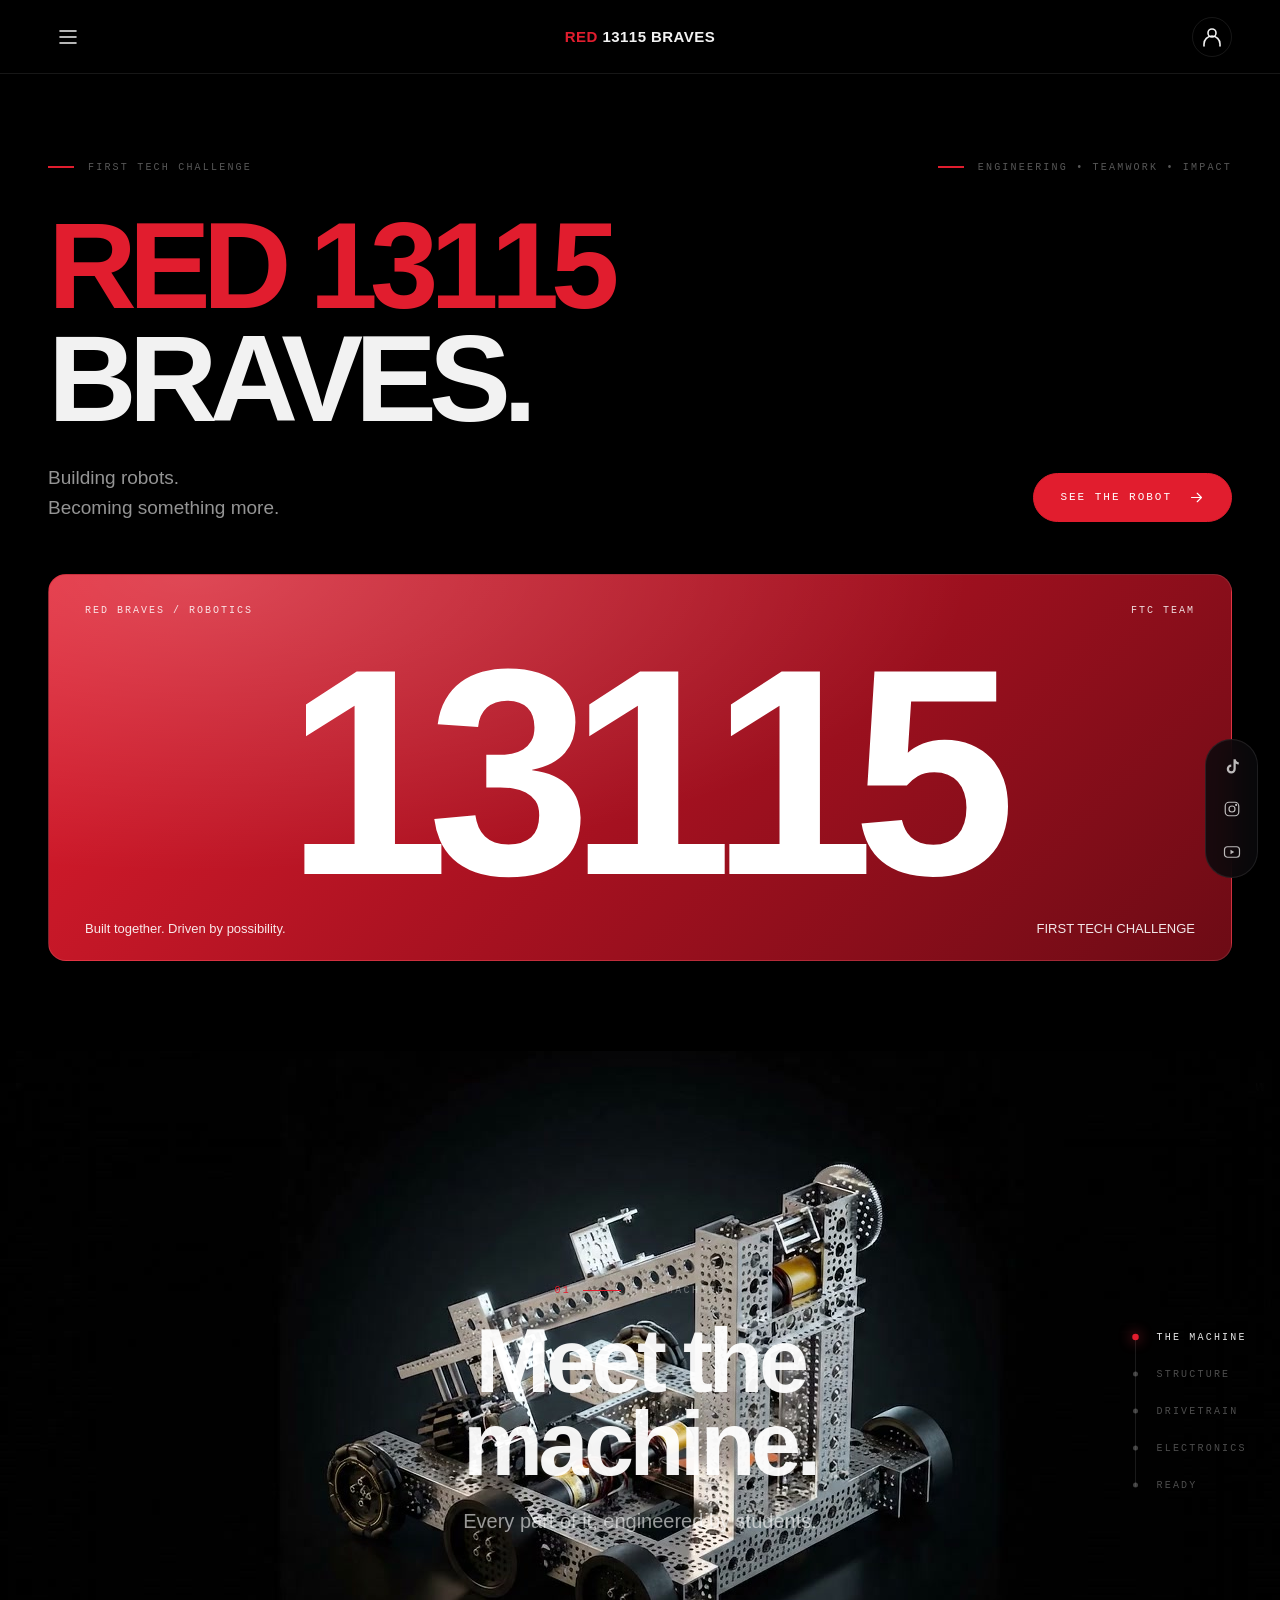
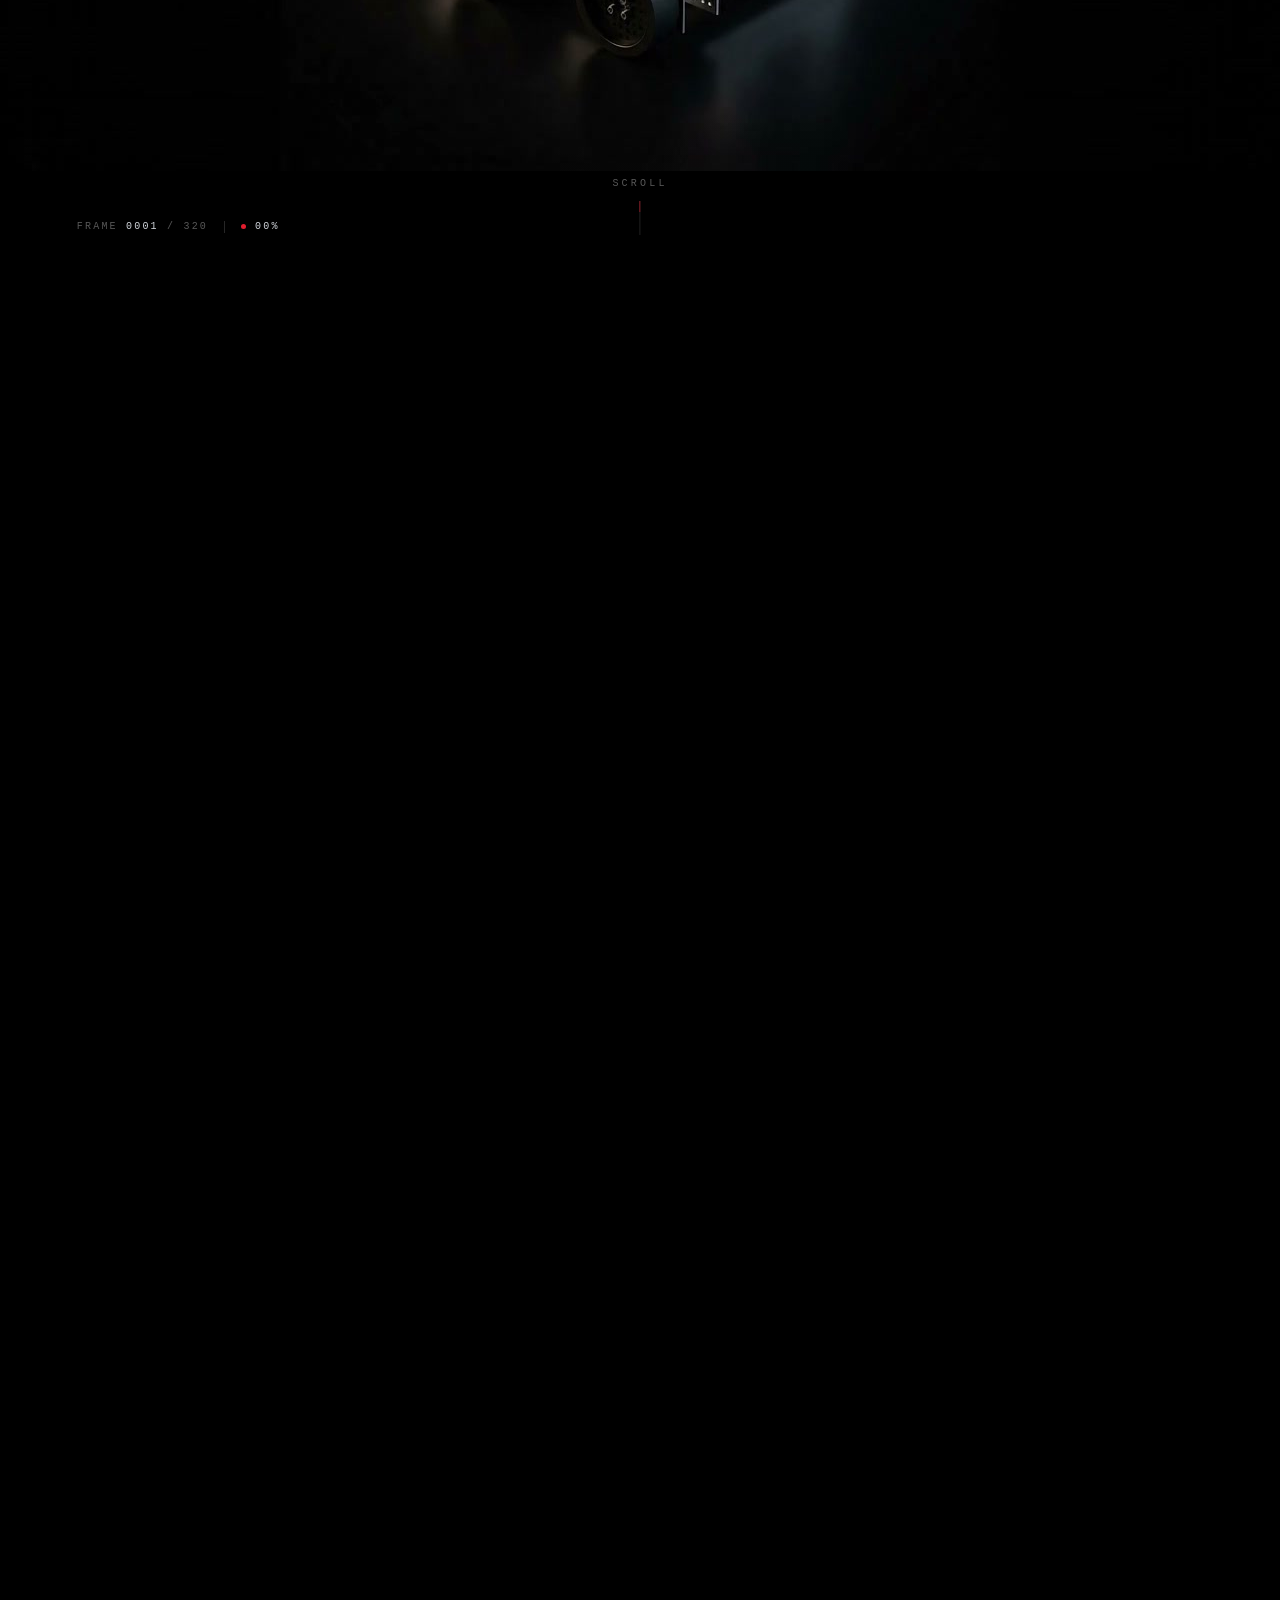
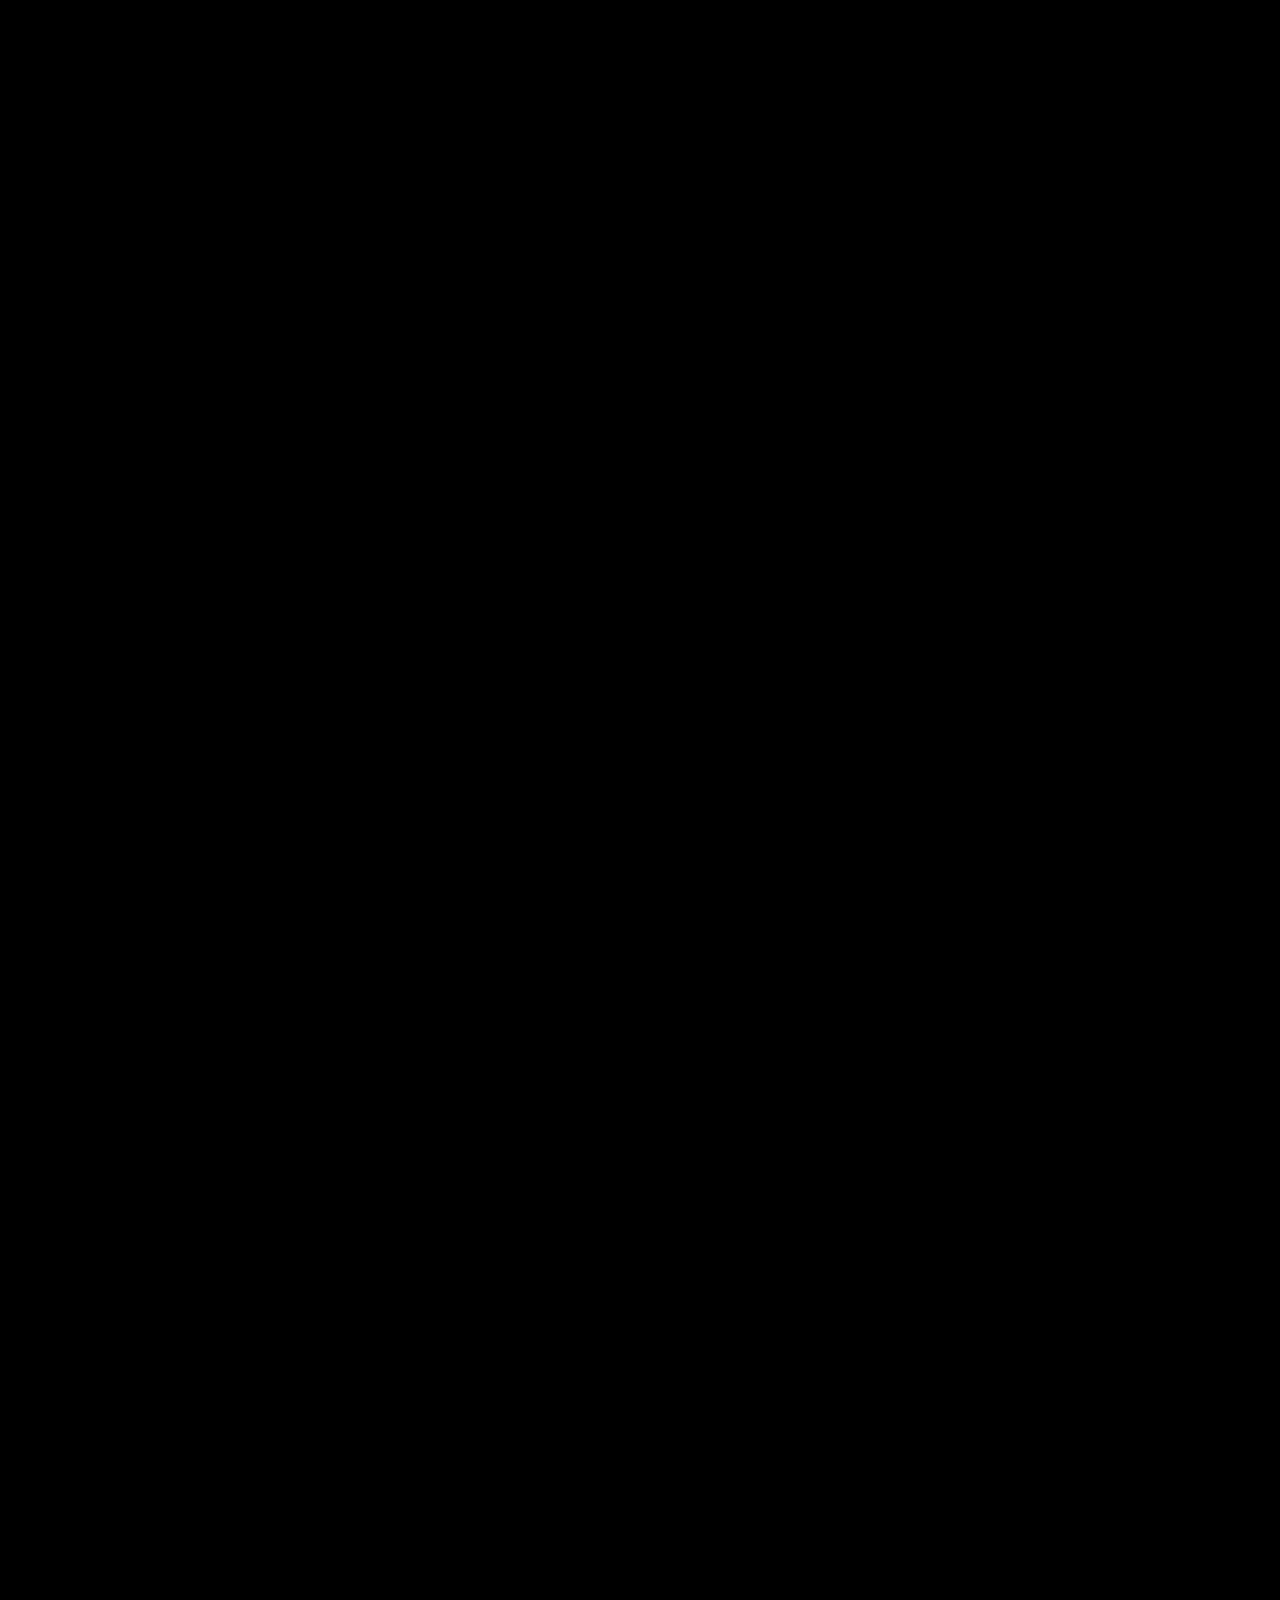
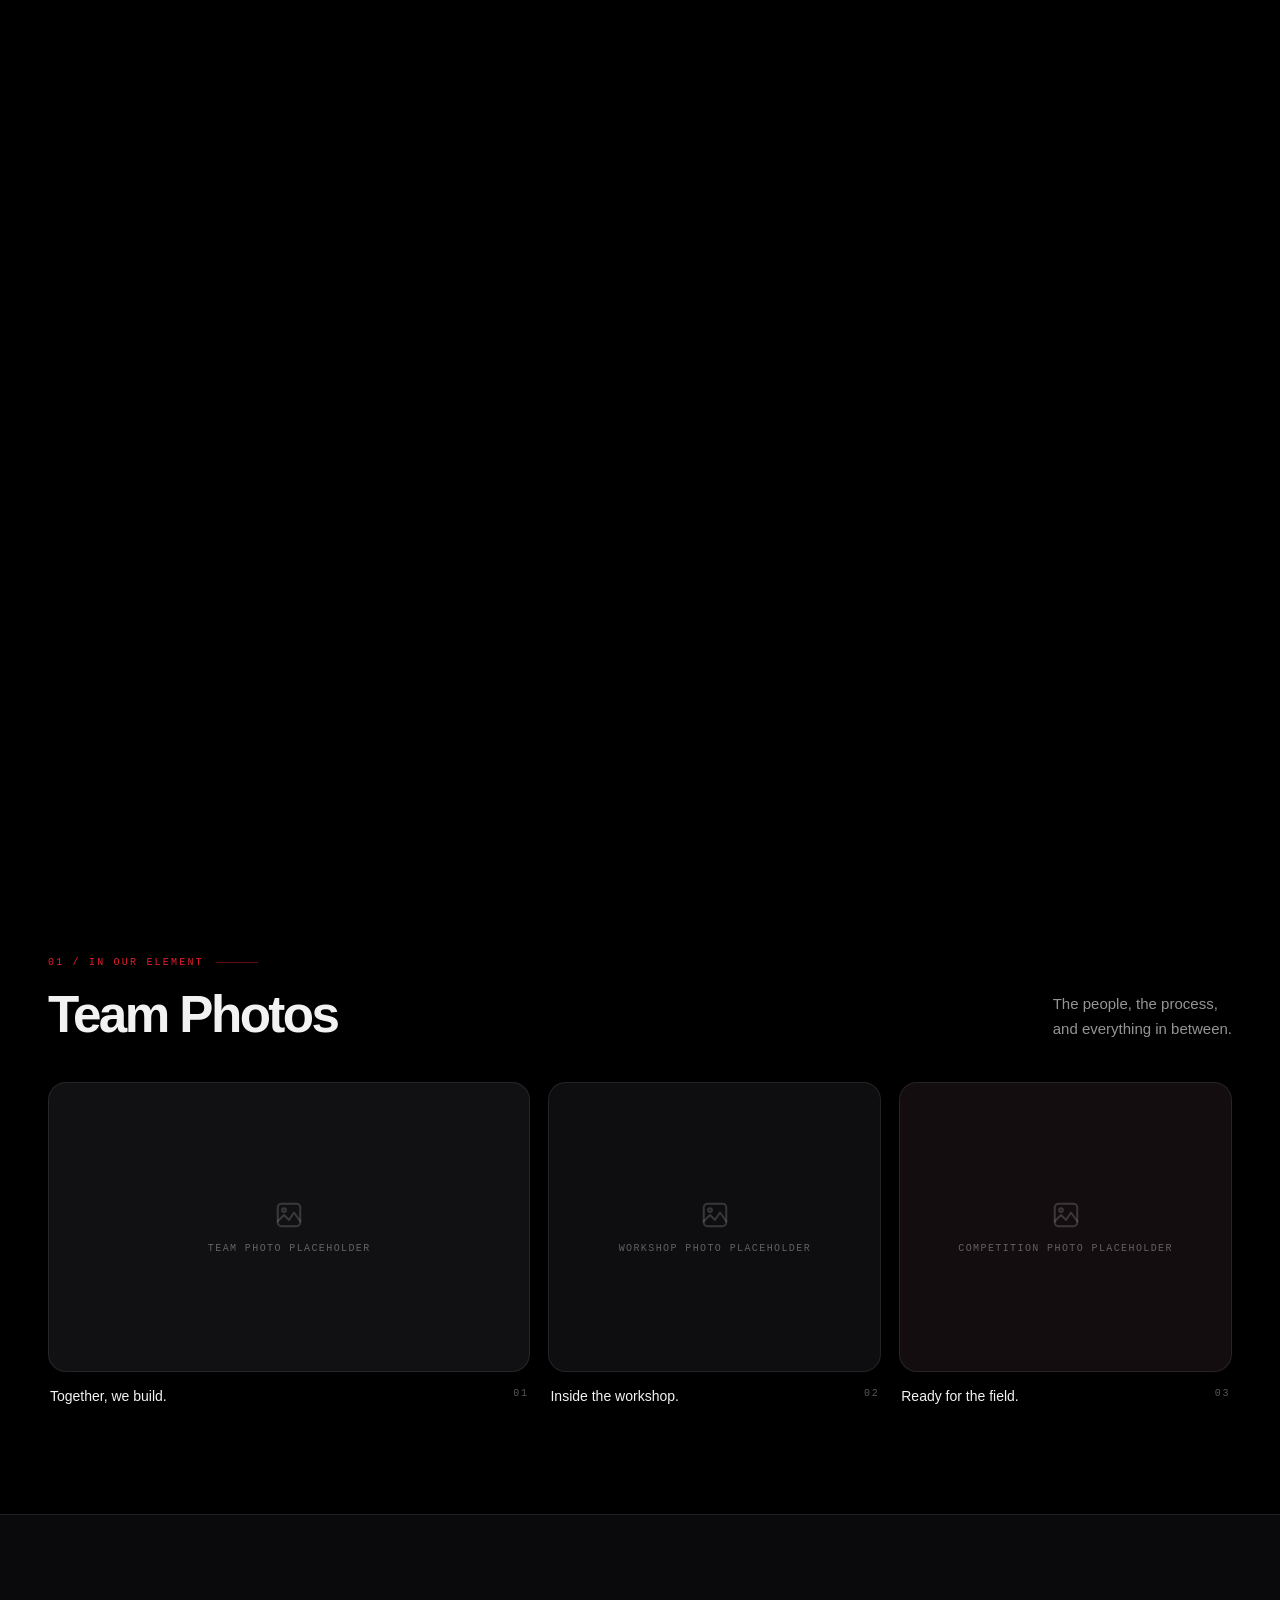
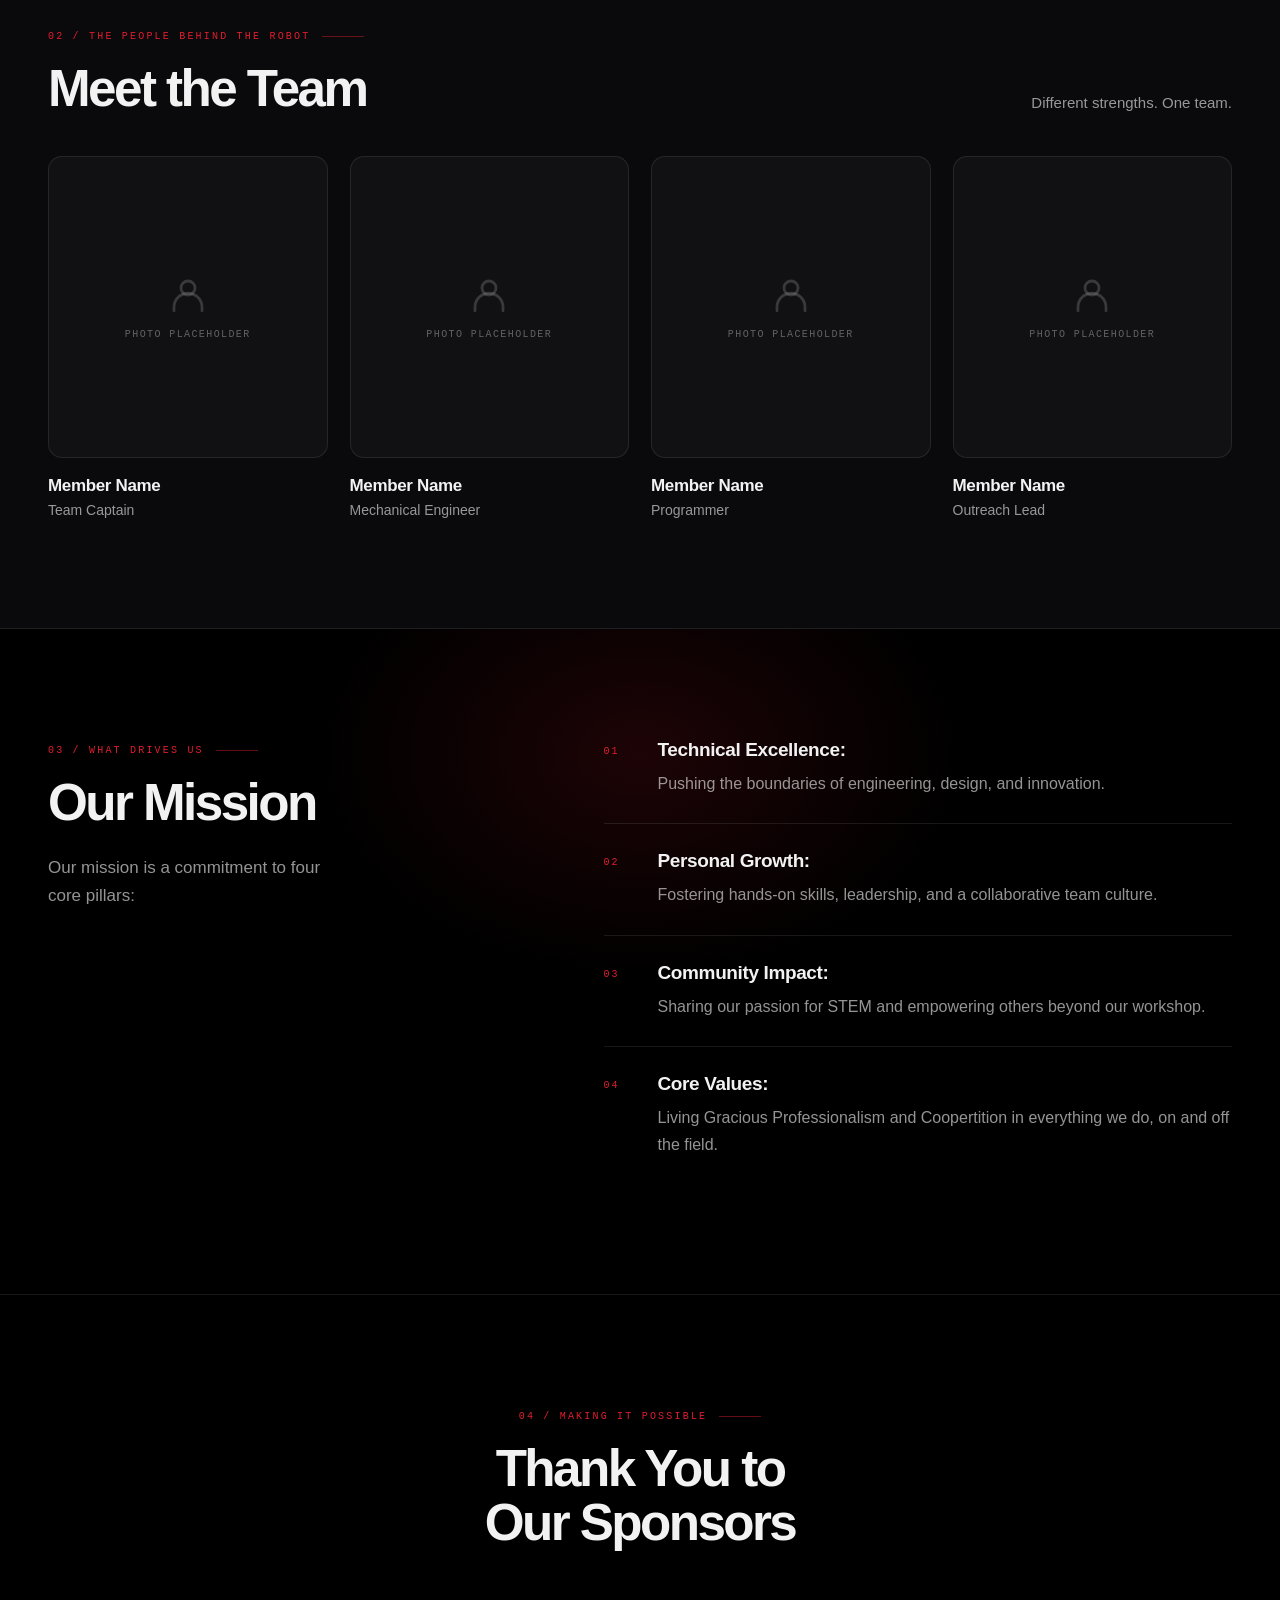
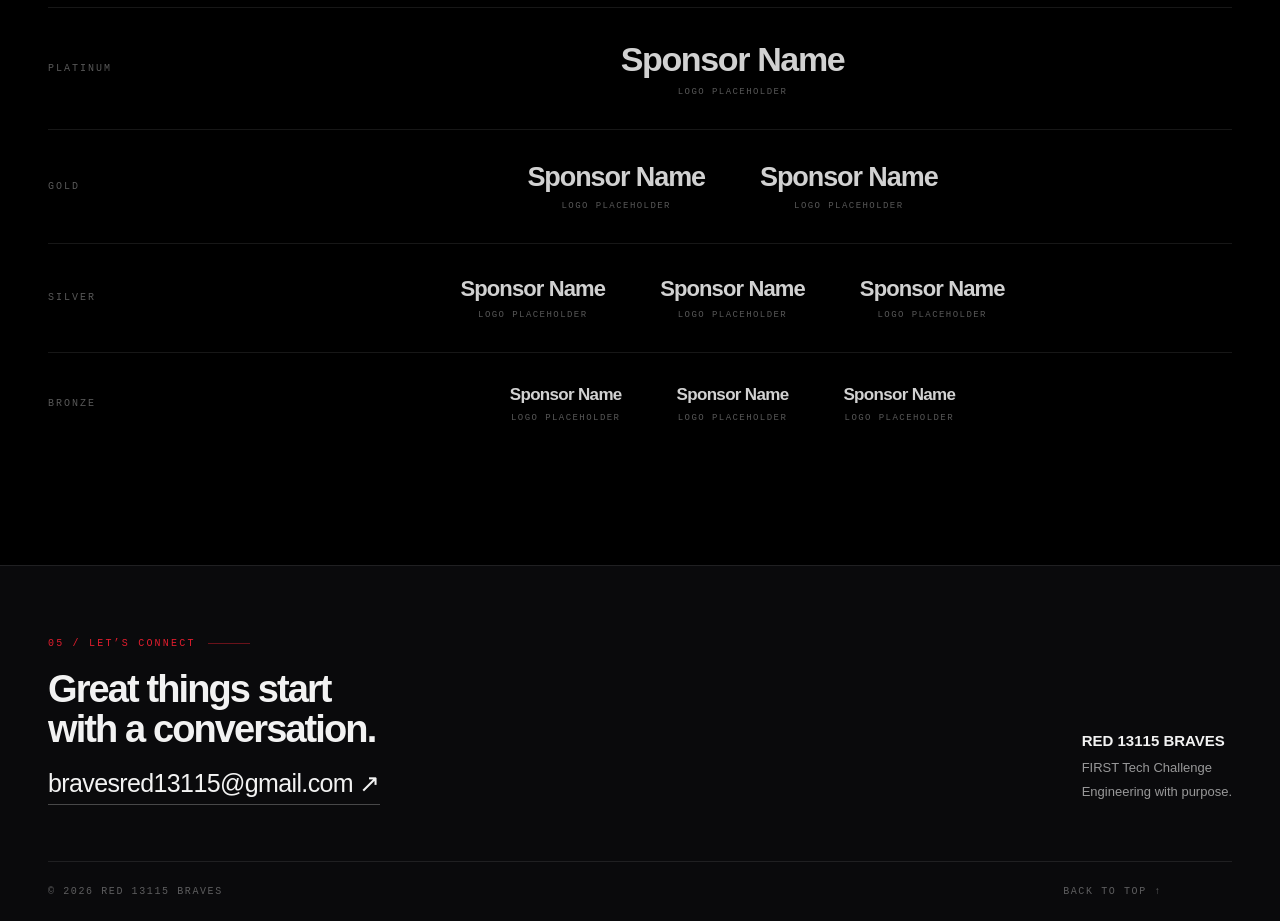
<file: index.html>
<!DOCTYPE html>
<html lang="en">
<head>
<meta charset="UTF-8"><meta name="viewport" content="width=device-width, initial-scale=1, viewport-fit=cover">
<meta name="description" content="Meet RED 13115 BRAVES, a FIRST Tech Challenge robotics team committed to engineering, growth, and community.">
<meta name="theme-color" content="#000000">
<meta name="color-scheme" content="dark">
<title>RED 13115 BRAVES | FTC Robotics</title>
<!-- EDITING GUIDE
  Everything is in this file. No frameworks or external dependencies.

  1. COLORS      change them in :root below. The palette is red on black.
  2. CONTENT     team members, photos, sponsors and social links live in
                 SITE_CONTENT near the bottom of the file.
  3. COPY        headings, mission and contact are edited directly in the HTML.
  4. THE ROBOT   the scroll-driven teardown reads a numbered image sequence.
                 Its settings are in SEQUENCE near the bottom:
                   path   folder holding the frames, relative to this file
                   count  how many frames there are
                 Frames are named frame_0001.jpg through frame_0320.jpg and
                 live in the "sequence" folder next to this file. Keep the two
                 together when you upload. If the folder goes missing the
                 section quietly falls back to plain text, so nothing breaks.
  5. STORY BEATS the words that appear over the robot are in BEATS. start and
                 end are positions from 0 to 1 through the teardown.

  Image fields accept URLs, relative file paths or data URLs.
  Blank image fields display intentional, labeled placeholders.
  Save this file and reload the browser to see your changes.
-->
<style>
:root{
  --red:#e11d2e;--red-hi:#ff3b4e;
  --bg:#000000;--panel:#0a0a0c;--elevated:#111114;
  --ink:rgba(255,255,255,.95);--muted:rgba(255,255,255,.58);--faint:rgba(255,255,255,.34);
  --silver:#d1d5db;--line:rgba(255,255,255,.09);
  --radius:18px;
  --sans:-apple-system,BlinkMacSystemFont,"Segoe UI Variable Display","Segoe UI",Inter,Roboto,Arial,sans-serif;
  --mono:ui-monospace,"SF Mono",SFMono-Regular,"Roboto Mono","JetBrains Mono",Menlo,Consolas,monospace;
  --ease:cubic-bezier(.16,1,.3,1);
}
*{box-sizing:border-box}
html{scroll-behavior:smooth;scroll-padding-top:calc(95px + env(safe-area-inset-top,0px));background:var(--bg);scrollbar-width:thin;scrollbar-color:rgba(255,255,255,.14) #000;-webkit-text-size-adjust:100%}
body{margin:0;background:var(--bg);color:var(--ink);font-family:var(--sans);-webkit-font-smoothing:antialiased;-moz-osx-font-smoothing:grayscale}
::selection{background:var(--red);color:#fff}
::-webkit-scrollbar{width:9px}
::-webkit-scrollbar-track{background:#000}
::-webkit-scrollbar-thumb{background:rgba(255,255,255,.12);border-radius:99px}
@media(hover:hover) and (pointer:fine){::-webkit-scrollbar-thumb:hover{background:var(--red)}}
button,a{-webkit-tap-highlight-color:transparent;touch-action:manipulation}
a{color:inherit;text-decoration:none}
button{font:inherit;cursor:pointer;color:inherit}
button:focus-visible,a:focus-visible{outline:2px solid var(--red);outline-offset:4px}
/* Real controls (not body copy) don't select or show the long-press callout,
   and get :active press feedback since -webkit-tap-highlight-color above
   already removed the browser's own tap flash. */
.pill,.icon-btn,.rail-dot,.brand,.socials a,.drawer nav a{-webkit-touch-callout:none;-webkit-user-select:none;user-select:none}
svg{width:24px;height:24px;fill:none;stroke:currentColor;stroke-width:1.6;stroke-linecap:round;stroke-linejoin:round}
.vh{position:absolute;width:1px;height:1px;margin:-1px;padding:0;overflow:hidden;clip:rect(0 0 0 0);white-space:nowrap;border:0}
.skip{position:fixed;top:-90px;left:20px;background:var(--red);color:#fff;padding:14px 18px;border-radius:8px;z-index:120}
.skip:focus{top:12px}
.wrap{width:min(1200px,calc(100% - 96px));margin:auto}
.eyebrow{text-transform:uppercase;font-family:var(--mono);font-size:10px;font-weight:500;letter-spacing:.22em;color:var(--faint)}

/* ---------------- top bar ---------------- */
.topbar{height:calc(74px + env(safe-area-inset-top,0px));padding-top:env(safe-area-inset-top,0px);position:sticky;top:0;z-index:40;background:rgba(0,0,0,.75);backdrop-filter:blur(18px) saturate(150%);-webkit-backdrop-filter:blur(18px) saturate(150%);border-bottom:1px solid var(--line)}
.bar-inner{height:100%;display:grid;grid-template-columns:1fr auto 1fr;align-items:center}
.brand{font-size:15px;font-weight:700;letter-spacing:.03em}
.brand span{color:var(--red)}
.icon-btn{height:40px;width:40px;display:grid;place-items:center;border:0;background:transparent;border-radius:50%;transition:background .25s var(--ease),transform .15s var(--ease)}
@media(hover:hover) and (pointer:fine){.icon-btn:hover{background:rgba(255,255,255,.07)}}
.icon-btn:active{background:rgba(255,255,255,.12);transform:scale(.92)}
.account{justify-self:end;border:1px solid var(--line)}

/* ---------------- hero ---------------- */
.hero{padding:88px 0 0}
.hero-top{display:flex;justify-content:space-between;align-items:center}
.hero-top .eyebrow:before{content:"";display:inline-block;width:26px;height:2px;background:var(--red);vertical-align:middle;margin-right:14px}
.hero h1{font-size:clamp(62px,9.6vw,136px);line-height:.92;letter-spacing:-.065em;margin:36px 0 28px;font-weight:700}
.hero h1 span{color:var(--red)}
.hero-bottom{display:flex;justify-content:space-between;align-items:end;gap:25px;margin-bottom:52px}
.hero-bottom p{font-size:19px;line-height:1.55;max-width:420px;color:var(--muted);margin:0}
.pill{display:inline-flex;align-items:center;justify-content:center;gap:16px;background:var(--red);color:#fff;padding:15px 26px;border:1px solid var(--red);border-radius:99px;font-family:var(--mono);font-size:11px;letter-spacing:.18em;text-transform:uppercase;white-space:nowrap;transition:transform .25s var(--ease),background .4s,border-color .4s,box-shadow .5s var(--ease)}
@media(hover:hover) and (pointer:fine){.pill:hover{transform:translateY(-3px);background:var(--red-hi);border-color:var(--red-hi);box-shadow:0 14px 44px -16px rgba(255,59,78,.85)}}
.pill:active{transform:scale(.96);background:var(--red-hi);border-color:var(--red-hi)}
.pill.ghost{background:transparent;color:var(--ink);border-color:rgba(225,29,46,.55)}
@media(hover:hover) and (pointer:fine){.pill.ghost:hover{background:rgba(225,29,46,.12);border-color:var(--red);box-shadow:0 14px 44px -20px rgba(255,59,78,.8)}}
.pill.ghost:active{background:rgba(225,29,46,.18);border-color:var(--red)}
.pill svg{width:17px;height:17px}
.number-banner{border-radius:var(--radius);color:#fff;position:relative;overflow:hidden;padding:30px 36px 24px;background:linear-gradient(135deg,#e11d2e 0%,#a51120 52%,#6d0b15 100%);border:1px solid rgba(255,255,255,.1)}
.number-banner:after{content:"";position:absolute;inset:0;background:radial-gradient(120% 140% at 12% 0%,rgba(255,255,255,.2),transparent 55%);pointer-events:none}
.banner-meta{display:flex;justify-content:space-between;font-family:var(--mono);font-size:10px;letter-spacing:.2em;text-transform:uppercase;opacity:.85}
.big-number{font-size:clamp(100px,23vw,310px);font-weight:800;letter-spacing:-.075em;line-height:.94;text-align:center;margin:18px 0 10px}
.banner-bottom{display:flex;justify-content:space-between;align-items:center;font-size:13px;opacity:.9}

/* ---------------- the robot: pinned canvas teardown ---------------- */
.robot{position:relative;background:#000;height:520vh}
.robot-pin{position:sticky;top:0;height:100vh;height:100svh;min-height:520px;overflow:hidden;background:#000}
#robot-canvas{position:absolute;inset:0;display:block;width:100%;height:100%}
.robot-vignette{position:absolute;inset:0;pointer-events:none;background:radial-gradient(120% 85% at 50% 50%,transparent 38%,rgba(0,0,0,.55) 100%)}
.beats{position:absolute;inset:0;overflow:hidden}
.beat{position:absolute;inset:0;display:flex;align-items:center;padding:96px 6vw;opacity:0;visibility:hidden;pointer-events:none}
.beat[data-align=center]{justify-content:center}
.beat[data-align=left]{justify-content:flex-start}
.beat[data-align=right]{justify-content:flex-end}
.beat-inner{display:flex;flex-direction:column;align-items:flex-start;max-width:34rem;will-change:transform,filter}
.beat[data-align=center] .beat-inner{align-items:center;text-align:center}
.beat[data-align=right] .beat-inner{align-items:flex-end;text-align:right}
.beat-kicker{display:flex;align-items:center;gap:12px;font-family:var(--mono);font-size:10px;letter-spacing:.24em;text-transform:uppercase;color:var(--red)}
.beat-kicker i{display:block;height:1px;width:38px;background:var(--red)}
.beat-kicker em{font-style:normal;color:var(--faint)}
.beat h2{margin:24px 0 0;font-weight:700;letter-spacing:-.05em;line-height:.96}
.beat[data-align=center] h2{font-size:clamp(42px,7.4vw,90px);line-height:.92}
.beat[data-align=left] h2,.beat[data-align=right] h2{font-size:clamp(34px,5vw,62px)}
.beat-sub{margin:20px 0 0;font-size:clamp(16px,1.6vw,20px);font-weight:300;line-height:1.55;color:var(--muted)}
.beat-body{margin:20px 0 0;font-size:17px;line-height:1.72;color:var(--muted)}
.beat-specs{margin:34px 0 0;padding:0 0 0 20px;list-style:none;border-left:1px solid var(--line);display:flex;flex-direction:column;gap:10px}
.beat[data-align=right] .beat-specs{border-left:0;border-right:1px solid var(--line);padding:0 20px 0 0}
.beat-specs li{display:flex;gap:16px;font-family:var(--mono);font-size:10.5px;letter-spacing:.15em;text-transform:uppercase}
.beat[data-align=right] .beat-specs li{flex-direction:row-reverse}
.beat-specs b{font-weight:400;color:var(--faint);width:104px;flex:none}
.beat-specs span{color:var(--silver)}
.beat-cta{margin-top:40px;display:flex;flex-wrap:wrap;gap:12px;justify-content:center;pointer-events:auto}
.robot-rail{position:absolute;right:2.6vw;top:50%;transform:translateY(-50%);z-index:5;display:flex;flex-direction:column;gap:26px;padding-left:22px}
.robot-rail:before{content:"";position:absolute;left:0;top:4px;bottom:4px;width:1px;background:rgba(255,255,255,.1)}
.rail-fill{position:absolute;left:0;top:4px;bottom:4px;width:1px;background:var(--red);transform:scaleY(0);transform-origin:top;box-shadow:0 0 12px rgba(225,29,46,.65)}
.rail-dot{position:relative;background:0;border:0;padding:0;text-align:left;font-family:var(--mono);font-size:10px;letter-spacing:.22em;text-transform:uppercase;color:rgba(255,255,255,.3);transition:color .5s var(--ease)}
.rail-dot:before{content:"";position:absolute;left:-22px;top:50%;width:5px;height:5px;margin-top:-2.5px;border-radius:50%;background:rgba(255,255,255,.25);transform:translateX(-2px);transition:background .5s var(--ease),transform .5s var(--ease),box-shadow .5s}
@media(hover:hover) and (pointer:fine){.rail-dot:hover{color:rgba(255,255,255,.62)}}
.rail-dot:active{color:rgba(255,255,255,.8)}
.rail-dot[aria-current=step]{color:rgba(255,255,255,.9)}
.rail-dot[aria-current=step]:before{background:var(--red);transform:translateX(-2px) scale(1.3);box-shadow:0 0 10px rgba(255,59,78,.9)}
.robot-hud{position:absolute;left:6vw;bottom:calc(28px + env(safe-area-inset-bottom,0px));z-index:5;display:flex;align-items:center;gap:16px;font-family:var(--mono);font-size:10px;letter-spacing:.22em;text-transform:uppercase;color:var(--faint);pointer-events:none}
.robot-hud b{font-weight:400;color:var(--silver)}
.robot-hud i{display:block;width:1px;height:12px;background:rgba(255,255,255,.15)}
.robot-hud .live{width:5px;height:5px;border-radius:50%;background:var(--red);display:inline-block;margin-right:9px;animation:pulse 2.6s ease-in-out infinite}
@keyframes pulse{0%,100%{opacity:.35}50%{opacity:1}}
.robot-hint{position:absolute;left:50%;bottom:calc(26px + env(safe-area-inset-bottom,0px));transform:translateX(-50%);z-index:5;display:flex;flex-direction:column;align-items:center;gap:12px;pointer-events:none}
.robot-hint span{font-family:var(--mono);font-size:10px;letter-spacing:.32em;text-transform:uppercase;color:var(--faint)}
.robot-hint i{position:relative;display:block;width:1px;height:34px;background:rgba(255,255,255,.12);overflow:hidden}
.robot-hint i:after{content:"";position:absolute;left:0;right:0;top:0;height:11px;background:var(--red);animation:drift 2.1s ease-in-out infinite}
@keyframes drift{0%{transform:translateY(0);opacity:0}30%{opacity:1}100%{transform:translateY(24px);opacity:0}}
.robot-loader{position:absolute;inset:0;z-index:6;display:flex;flex-direction:column;align-items:center;justify-content:center;background:#000;transition:opacity .8s var(--ease)}
.robot-loader[hidden]{display:none}
.robot-loader.done{opacity:0;pointer-events:none}
.robot-loader p{margin:0 0 22px;font-family:var(--mono);font-size:10px;letter-spacing:.24em;text-transform:uppercase;color:var(--faint)}
.robot-loader .bar{position:relative;width:min(300px,56vw);height:1px;background:rgba(255,255,255,.1);overflow:hidden}
.robot-loader .bar i{position:absolute;top:0;bottom:0;left:0;width:0;background:var(--red);box-shadow:0 0 12px rgba(225,29,46,.8)}
.robot-loader b{margin-top:16px;font-family:var(--mono);font-size:10px;letter-spacing:.22em;color:var(--silver);font-weight:400}
/* Frames unavailable: collapse the pin and read the beats as plain sections. */
.robot[data-mode=static]{height:auto}
.robot[data-mode=static] .robot-pin{position:static;height:auto;min-height:0;padding:20px 0}
.robot[data-mode=static] #robot-canvas,
.robot[data-mode=static] .robot-vignette,
.robot[data-mode=static] .robot-rail,
.robot[data-mode=static] .robot-hud,
.robot[data-mode=static] .robot-hint,
.robot[data-mode=static] .robot-loader{display:none}
.robot[data-mode=static] .beats{position:static;overflow:visible}
.robot[data-mode=static] .beat{position:static;opacity:1;visibility:visible;padding:56px 6vw}
.robot[data-mode=static] .beat-inner{transform:none;filter:none}

/* ---------------- generic sections ---------------- */
section.content{padding:110px 0}
.section-top{display:flex;align-items:end;justify-content:space-between;gap:24px;margin-bottom:40px}
.section-index{display:inline-flex;align-items:center;gap:12px;font-family:var(--mono);color:var(--red);font-size:10px;letter-spacing:.22em;text-transform:uppercase;margin-bottom:20px}
.section-index:after{content:"";height:1px;width:42px;background:var(--red);opacity:.45}
h2{font-size:clamp(32px,4vw,52px);letter-spacing:-.05em;line-height:1.06;margin:0;font-weight:700}
.section-note{color:var(--muted);font-size:15px;line-height:1.65;max-width:270px;margin:0}

/* ---------------- gallery ---------------- */
.gallery{display:grid;grid-template-columns:1.45fr 1fr 1fr;gap:18px}
figure{margin:0}
.photo{height:290px;background:var(--elevated);border:1px solid var(--line);border-radius:var(--radius);overflow:hidden;display:flex;align-items:center;justify-content:center;position:relative}
.gallery figure:nth-child(2) .photo{background:#0e0e11}
.gallery figure:nth-child(3) .photo{background:#130d0f}
.placeholder{display:flex;flex-direction:column;align-items:center;gap:13px;color:var(--faint);font-family:var(--mono);font-size:10px;letter-spacing:.14em;text-transform:uppercase;text-align:center;padding:0 16px}
.placeholder svg{width:30px;height:30px;opacity:.5}
.photo img,.portrait img{width:100%;height:100%;object-fit:cover;transition:transform .7s var(--ease)}
@media(hover:hover) and (pointer:fine){.photo:hover img{transform:scale(1.04)}}
figcaption{display:flex;justify-content:space-between;gap:12px;font-size:14px;margin:16px 2px 0}
figcaption span{color:var(--faint);font-family:var(--mono);font-size:10px;letter-spacing:.16em}

/* ---------------- team ---------------- */
.team-section{background:var(--panel);border-top:1px solid var(--line);border-bottom:1px solid var(--line)}
.team-grid{display:grid;grid-template-columns:repeat(4,1fr);gap:22px}
.portrait{aspect-ratio:1/1.08;background:var(--elevated);border:1px solid var(--line);display:grid;place-items:center;border-radius:14px;overflow:hidden}
.person h3{font-size:17px;letter-spacing:-.02em;margin:18px 0 6px}
.person p{margin:0;color:var(--muted);font-size:14px}
.person .placeholder svg{width:42px;height:42px}

/* ---------------- mission ---------------- */
.mission{background:var(--bg);border-bottom:1px solid var(--line);position:relative;overflow:hidden}
.mission:before{content:"";position:absolute;left:50%;top:-28%;width:900px;height:620px;transform:translateX(-50%);background:radial-gradient(closest-side,rgba(225,29,46,.13),transparent 72%);pointer-events:none}
.mission-layout{position:relative;display:grid;grid-template-columns:1fr 1.35fr;gap:90px}
.mission-intro{color:var(--muted);font-size:17px;line-height:1.65;margin:24px 0 0;max-width:280px}
.pillars{list-style:none;padding:0;margin:0}
.pillars li{padding:26px 0;border-top:1px solid var(--line);display:grid;grid-template-columns:38px 1fr;gap:16px}
.pillars li:first-child{padding-top:0;border:0}
.pillar-number{color:var(--red);font-family:var(--mono);font-size:10px;letter-spacing:.2em;padding-top:7px}
.pillars strong{font-size:19px;letter-spacing:-.02em;display:block;margin-bottom:10px}
.pillars p{margin:0;color:var(--muted);font-size:16px;line-height:1.65}

/* ---------------- sponsors ---------------- */
.sponsors-heading{text-align:center;margin-bottom:56px}
.sponsors-heading h2{max-width:650px;margin:auto}
.tier{display:grid;grid-template-columns:160px 1fr;align-items:center;padding:32px 0;border-top:1px solid var(--line);gap:25px}
.tier-name{font-family:var(--mono);font-size:10px;letter-spacing:.2em;text-transform:uppercase;color:var(--faint)}
.tier-logos{display:flex;align-items:center;justify-content:center;flex-wrap:wrap;gap:26px 55px}
.sponsor{display:flex;flex-direction:column;align-items:center;gap:8px;text-align:center}
.sponsor b{font-weight:650;letter-spacing:-.04em;color:rgba(255,255,255,.82)}
.sponsor small{font-family:var(--mono);font-size:9px;letter-spacing:.16em;text-transform:uppercase;color:var(--faint);font-weight:400}
.sponsor img{object-fit:contain;max-width:100%;width:var(--logo-width);height:62px}
.platinum{--logo-width:245px;font-size:34px}
.gold{--logo-width:195px;font-size:27px}
.silver{--logo-width:150px;font-size:22px}
.bronze{--logo-width:110px;font-size:17px}

/* ---------------- footer ---------------- */
.footer{background:var(--panel);border-top:1px solid var(--line);padding:66px 0 28px}
.footer-main{display:flex;justify-content:space-between;gap:32px;align-items:end;padding-bottom:56px}
.footer h2{font-size:clamp(28px,3.4vw,38px);margin-bottom:20px}
.email{font-size:clamp(16px,2.3vw,25px);letter-spacing:-.025em;display:inline-block;border-bottom:1px solid rgba(255,255,255,.25);padding-bottom:6px;transition:color .3s,border-color .3s}
@media(hover:hover) and (pointer:fine){.email:hover{color:var(--red);border-color:var(--red)}}
.email:active{color:var(--red);border-color:var(--red)}
.footer-mark{font-size:13px;line-height:1.9;color:var(--muted)}
.footer-mark strong{display:block;color:var(--ink);font-size:15px}
.footer-bottom{border-top:1px solid var(--line);padding-top:24px;display:flex;justify-content:space-between;gap:20px;color:var(--faint);font-family:var(--mono);font-size:10px;letter-spacing:.16em;text-transform:uppercase;padding-right:70px}

/* ---------------- floating socials + dialogs ---------------- */
.socials{position:fixed;bottom:calc(22px + env(safe-area-inset-bottom,0px));right:calc(22px + env(safe-area-inset-right,0px));z-index:35;display:flex;flex-direction:column;gap:6px;padding:7px;border:1px solid var(--line);border-radius:99px;background:rgba(10,10,12,.86);backdrop-filter:blur(14px);-webkit-backdrop-filter:blur(14px)}
.socials a{width:37px;height:37px;border-radius:50%;display:grid;place-items:center;color:rgba(255,255,255,.72);transition:background .3s,color .3s,transform .2s var(--ease)}
@media(hover:hover) and (pointer:fine){.socials a:hover{background:var(--red);color:#fff;transform:translateX(-3px)}}
.socials a:active{background:var(--red);color:#fff;transform:scale(.9)}
.socials svg{width:18px;height:18px}
.socials .filled{fill:currentColor;stroke:none}
dialog{border:1px solid var(--line);border-radius:20px;padding:32px;max-width:430px;width:calc(100% - 40px);color:var(--ink);background:var(--elevated);box-shadow:0 30px 110px rgba(0,0,0,.8)}
dialog::backdrop{background:rgba(0,0,0,.72);backdrop-filter:blur(6px)}
dialog h2{font-size:28px;margin:24px 0 14px}
dialog p{color:var(--muted);line-height:1.65}
dialog .close{margin-left:auto}
dialog .pill{margin-top:16px}
.drawer{margin:0;max-width:420px;width:min(420px,90vw);height:100dvh;max-height:100dvh;border-radius:0;border-width:0 1px 0 0;padding:26px 32px;padding-right:calc(32px + env(safe-area-inset-right,0px));padding-bottom:calc(26px + env(safe-area-inset-bottom,0px));background:#050506}
.drawer nav{display:flex;flex-direction:column;margin-top:48px}
.drawer nav a{padding:18px 0;border-bottom:1px solid var(--line);font-size:25px;letter-spacing:-.035em;transition:color .3s,padding-left .3s var(--ease)}
@media(hover:hover) and (pointer:fine){.drawer nav a:hover{color:var(--red);padding-left:8px}}
.drawer nav a:active{color:var(--red);padding-left:8px}
.drawer .eyebrow{margin-top:36px}

/* ---------------- responsive ---------------- */
@media(prefers-reduced-motion:no-preference){
  .hero{animation:arrive .8s var(--ease)}
  @keyframes arrive{from{opacity:0;transform:translateY(16px)}to{opacity:1;transform:none}}
}
@media(max-width:1024px){.robot-rail{display:none}}
@media(max-width:800px){
  .wrap{width:calc(100% - 44px)}
  .hero{padding-top:54px}
  .hero h1{font-size:clamp(58px,11.5vw,100px)}
  .hero-top>span:last-child{display:none}
  .hero-bottom{align-items:start}
  .hero-bottom p{font-size:17px;max-width:300px}
  .number-banner{padding:22px}
  .big-number{font-size:24vw}
  .gallery{grid-template-columns:1fr 1fr}
  .gallery figure:first-child{grid-column:1/-1}
  .gallery figure:first-child .photo{height:310px}
  .photo{height:220px}
  .team-grid{grid-template-columns:repeat(2,1fr)}
  section.content{padding:74px 0}
  .mission-layout{grid-template-columns:1fr;gap:42px}
  .mission-intro{max-width:none}
  .tier{grid-template-columns:100px 1fr}
  .tier-logos{gap:25px}
  .footer-main{align-items:start;flex-direction:column}
  .robot{height:460vh}
  .beat{padding:92px 24px}
  .beat-specs{gap:8px}
  .beat-specs b{width:88px}
  .robot-hud{display:none}
}
@media(max-width:500px){
  .topbar{height:64px}
  .brand{font-size:12.5px}
  .hero h1{font-size:17.5vw}
  .hero-bottom,.section-top{flex-direction:column;align-items:start}
  .hero-bottom{gap:25px}
  .hero-bottom p{max-width:310px}
  .banner-meta{font-size:9px}
  .banner-bottom{font-size:11px}
  .banner-bottom span:last-child{display:none}
  .big-number{margin:28px 0 22px}
  .gallery{gap:14px}
  .photo{height:180px}
  .gallery figure:first-child .photo{height:240px}
  figcaption{flex-direction:column;gap:6px}
  .team-grid{gap:24px 15px}
  .person h3{font-size:16px}
  .tier{grid-template-columns:1fr;gap:22px}
  .tier-name{text-align:center}
  .tier-logos{gap:28px}
  .platinum{font-size:29px}
  .gold{font-size:23px}
  .socials{right:10px;bottom:12px;padding:4px;gap:3px}
  .socials a{width:34px;height:34px}
  .footer-bottom{flex-direction:column;padding-right:64px}
  .section-note{max-width:310px}
  .beat-specs{display:none}
  .robot-hint{display:none}
}
@media(prefers-reduced-motion:reduce){
  html{scroll-behavior:auto}
  *,*:before,*:after{transition-duration:.001ms!important;animation-duration:.001ms!important;animation-iteration-count:1!important}
}
</style>
</head>
<body>
<svg xmlns="http://www.w3.org/2000/svg" style="display:none" aria-hidden="true"><symbol id="person" viewBox="0 0 24 24"><circle cx="12" cy="8" r="4"/><path d="M4 21v-2a8 8 0 0 1 16 0v2"/></symbol><symbol id="image" viewBox="0 0 24 24"><rect x="3" y="3" width="18" height="18" rx="3"/><circle cx="8" cy="8" r="1.5"/><path d="m3 17 5-5 4 4 4-6 5 7"/></symbol><symbol id="arrow" viewBox="0 0 24 24"><path d="M5 12h14m-6-6 6 6-6 6"/></symbol></svg>
<a class="skip" href="#main">Skip to content</a>
<header class="topbar"><div class="wrap bar-inner"><button class="icon-btn" id="menu-open" aria-label="Open navigation" aria-haspopup="dialog" aria-controls="menu" aria-expanded="false"><svg viewBox="0 0 24 24" aria-hidden="true"><path d="M4 6h16M4 12h16M4 18h16"/></svg></button><a href="#home" class="brand" aria-label="RED 13115 BRAVES home"><span>RED</span> 13115 BRAVES</a><button class="icon-btn account" id="account-open" aria-label="Open account" aria-haspopup="dialog"><svg aria-hidden="true"><use href="#person"/></svg></button></div></header>
<main id="main">
<section class="hero wrap" id="home" aria-labelledby="hero-title"><div class="hero-top"><span class="eyebrow">FIRST Tech Challenge</span><span class="eyebrow">Engineering &bull; Teamwork &bull; Impact</span></div><h1 id="hero-title"><span>RED 13115</span><br>BRAVES.</h1><div class="hero-bottom"><p>Building robots.<br>Becoming something more.</p><a class="pill" href="#robot">See the robot <svg aria-hidden="true"><use href="#arrow"/></svg></a></div><div class="number-banner" aria-label="Team 13115, RED BRAVES"><div class="banner-meta"><span>RED BRAVES / ROBOTICS</span><span>FTC TEAM</span></div><div class="big-number" aria-hidden="true">13115</div><div class="banner-bottom"><span>Built together. Driven by possibility.</span><span>FIRST TECH CHALLENGE</span></div></div></section>

<!-- The scroll-driven teardown. Beats, rail and canvas are all built from
     BEATS and SEQUENCE in the script at the bottom. -->
<section class="robot" id="robot" aria-labelledby="robot-title">
  <h2 id="robot-title" class="vh">The robot, taken apart</h2>
  <p class="vh">Scroll to disassemble the chassis into its frame, drivetrain and electronics, then watch it rebuild. Each stage is described in the text that follows.</p>
  <div class="robot-pin">
    <canvas id="robot-canvas" aria-hidden="true"></canvas>
    <div class="robot-vignette" aria-hidden="true"></div>
    <div class="beats" id="robot-beats"></div>
    <div class="robot-rail" id="robot-rail" aria-label="Teardown chapters"><span class="rail-fill" id="rail-fill" aria-hidden="true"></span></div>
    <div class="robot-hud" aria-hidden="true"><span>FRAME <b id="hud-frame">0001</b> / <span id="hud-total">320</span></span><i></i><span><span class="live"></span><b id="hud-pct">00%</b></span></div>
    <div class="robot-hint" id="robot-hint" aria-hidden="true"><span>Scroll</span><i></i></div>
    <div class="robot-loader" id="robot-loader"><p>Buffering teardown</p><div class="bar"><i id="loader-bar"></i></div><b id="loader-pct">000</b></div>
  </div>
</section>

<section class="content wrap" id="photos"><div class="section-top"><div><div class="section-index">01 / In our element</div><h2>Team Photos</h2></div><p class="section-note">The people, the process,<br>and everything in between.</p></div><div class="gallery" id="gallery"></div></section>
<section class="content team-section" id="team"><div class="wrap"><div class="section-top"><div><div class="section-index">02 / The people behind the robot</div><h2>Meet the Team</h2></div><p class="section-note">Different strengths. One team.</p></div><div class="team-grid" id="team-grid"></div></div></section>
<section class="content mission" id="mission"><span id="about" aria-hidden="true"></span><div class="wrap mission-layout"><div><div class="section-index">03 / What drives us</div><h2>Our Mission</h2><p class="mission-intro">Our mission is a commitment to four core pillars:</p></div><ul class="pillars"><li><span class="pillar-number" aria-hidden="true">01</span><div><strong>Technical Excellence:</strong><p>Pushing the boundaries of engineering, design, and innovation.</p></div></li><li><span class="pillar-number" aria-hidden="true">02</span><div><strong>Personal Growth:</strong><p>Fostering hands-on skills, leadership, and a collaborative team culture.</p></div></li><li><span class="pillar-number" aria-hidden="true">03</span><div><strong>Community Impact:</strong><p>Sharing our passion for STEM and empowering others beyond our workshop.</p></div></li><li><span class="pillar-number" aria-hidden="true">04</span><div><strong>Core Values:</strong><p>Living Gracious Professionalism and Coopertition in everything we do, on and off the field.</p></div></li></ul></div></section>
<section class="content wrap" id="sponsors"><div class="sponsors-heading"><div class="section-index">04 / Making it possible</div><h2>Thank You to<br>Our Sponsors</h2></div><div id="sponsor-tiers"></div></section>
</main>
<footer class="footer" id="contact"><div class="wrap"><div class="footer-main"><div><div class="section-index">05 / Let&rsquo;s connect</div><h2>Great things start<br>with a conversation.</h2><a class="email" href="mailto:bravesred13115@gmail.com">bravesred13115@gmail.com &#8599;</a></div><div class="footer-mark"><strong>RED 13115 BRAVES</strong>FIRST Tech Challenge<br>Engineering with purpose.</div></div><div class="footer-bottom"><span>&copy; <span id="year"></span> RED 13115 BRAVES</span><a href="#home">Back to top &#8593;</a></div></div></footer>
<aside class="socials" aria-label="Follow the Braves"><a href="#" data-social="tiktok" aria-label="TikTok &mdash; placeholder link" title="TikTok &mdash; coming soon"><svg class="filled" viewBox="0 0 24 24" aria-hidden="true"><path d="M14 3h3c.3 2.4 1.7 3.8 4 4v3a9 9 0 0 1-4-1.2V16a6 6 0 1 1-6-6v3a3 3 0 1 0 3 3Z"/></svg></a><a href="#" data-social="instagram" aria-label="Instagram &mdash; placeholder link" title="Instagram &mdash; coming soon"><svg viewBox="0 0 24 24" aria-hidden="true"><rect x="3" y="3" width="18" height="18" rx="5"/><circle cx="12" cy="12" r="4"/><circle cx="17.5" cy="6.5" r=".6" fill="currentColor"/></svg></a><a href="#" data-social="youtube" aria-label="YouTube &mdash; placeholder link" title="YouTube &mdash; coming soon"><svg viewBox="0 0 24 24" aria-hidden="true"><rect x="2" y="5" width="20" height="14" rx="4"/><path d="m10 9 5 3-5 3Z" fill="currentColor" stroke="none"/></svg></a></aside>
<dialog class="drawer" id="menu" aria-label="Navigation"><button class="icon-btn close" data-close aria-label="Close navigation">&#10005;</button><div class="eyebrow">RED 13115 BRAVES</div><nav aria-label="Main navigation"><a href="#home">Home</a><a href="#robot">The Robot</a><a href="#photos">Team Photos</a><a href="#team">Meet the Team</a><a href="#mission">Our Mission</a><a href="#sponsors">Sponsors</a><a href="#contact">Contact</a></nav></dialog>
<dialog id="account" aria-labelledby="account-title"><button class="icon-btn close" data-close aria-label="Close account">&#10005;</button><svg aria-hidden="true"><use href="#person"/></svg><h2 id="account-title">Team account</h2><p>This is a placeholder for a future team login. Account access isn&rsquo;t available yet.</p><button class="pill" data-close>Got it</button></dialog>
<dialog id="social-message" aria-labelledby="social-title"><button class="icon-btn close" data-close aria-label="Close message">&#10005;</button><h2 id="social-title">Find us on social</h2><p id="social-copy"></p><button class="pill" data-close>Got it</button></dialog>
<noscript><p style="padding:24px;color:#fff">Enable JavaScript to view the robot teardown, team, gallery and sponsors. Contact us at <a href="mailto:bravesred13115@gmail.com" style="color:#e11d2e">bravesred13115@gmail.com</a>.</p></noscript>
<script>
/* ==================== EDIT YOUR CONTENT HERE ====================
   Replace empty image strings with your image URL or path.
   Add/remove entries by copying/deleting an object. Keep commas between objects.
   Roles and all names below are placeholders. Social URLs are intentionally blank.
   Sponsor sizes are automatically determined by tier.
*/
const SITE_CONTENT = {
  photos: [
    { image: '', alt: 'Team photo', caption: 'Together, we build.', label: 'Team photo placeholder' },
    { image: '', alt: 'Team working on the robot', caption: 'Inside the workshop.', label: 'Workshop photo placeholder' },
    { image: '', alt: 'Team at an FTC event', caption: 'Ready for the field.', label: 'Competition photo placeholder' }
  ],
  members: [
    { name: 'Member Name', role: 'Team Captain', image: '' },
    { name: 'Member Name', role: 'Mechanical Engineer', image: '' },
    { name: 'Member Name', role: 'Programmer', image: '' },
    { name: 'Member Name', role: 'Outreach Lead', image: '' }
  ],
  sponsors: [
    { tier: 'Platinum', sponsors: [{ name: 'Sponsor Name', logo: '' }] },
    { tier: 'Gold', sponsors: [{ name: 'Sponsor Name', logo: '' }, { name: 'Sponsor Name', logo: '' }] },
    { tier: 'Silver', sponsors: [{ name: 'Sponsor Name', logo: '' }, { name: 'Sponsor Name', logo: '' }, { name: 'Sponsor Name', logo: '' }] },
    { tier: 'Bronze', sponsors: [{ name: 'Sponsor Name', logo: '' }, { name: 'Sponsor Name', logo: '' }, { name: 'Sponsor Name', logo: '' }] }
  ],
  social: { tiktok: '', instagram: '', youtube: '' }
};

/* Where the teardown frames live, relative to this file. */
const SEQUENCE = { path: 'sequence/', prefix: 'frame_', ext: '.jpg', pad: 4, count: 320 };

/* The words over the robot. start/end are positions from 0 to 1 through the
   teardown, so 0.4 means "40% of the way through the scroll". */
const BEATS = [
  { id: 'machine', chapter: 'The Machine', index: '01', align: 'center', start: 0, end: 0.15, holdIn: true,
    kicker: 'The Machine',
    headline: 'Meet the machine.',
    sub: 'Every part of it, engineered by students.' },
  { id: 'structure', chapter: 'Structure', index: '02', align: 'left', start: 0.15, end: 0.4,
    kicker: 'Structure',
    headline: 'Built from the frame up.',
    body: 'Perforated aluminium channel gives us a mounting point every eight millimetres. Rigid enough to survive a full match, open enough to rebuild between them.',
    specs: [['Frame', '6061-T6 aluminium'], ['Pitch', '8 mm hole grid'], ['Rebuild', 'Under 20 minutes']] },
  { id: 'drivetrain', chapter: 'Drivetrain', index: '03', align: 'right', start: 0.4, end: 0.65,
    kicker: 'Drivetrain',
    headline: 'Four wheels. Every direction.',
    body: 'Mecanum wheels on high-torque planetary motors. The drivetrain strafes, pivots and corrects without ever turning the chassis.',
    specs: [['Wheels', '104 mm mecanum'], ['Gearbox', '19.2:1 planetary'], ['Top speed', '1.62 m/s']] },
  { id: 'electronics', chapter: 'Electronics', index: '04', align: 'left', start: 0.65, end: 0.85,
    kicker: 'Electronics',
    headline: 'Wired with intent.',
    body: 'A single regulated spine feeds both control hubs. Every run is labelled, strain-relieved and routed clear of anything that moves.',
    specs: [['Bus', '12 V regulated'], ['Control', 'Dual expansion hub'], ['Loop rate', '100 Hz']] },
  { id: 'ready', chapter: 'Ready', index: '05', align: 'center', start: 0.85, end: 1, holdOut: true,
    kicker: 'Reassembled',
    headline: 'Competition ready.',
    sub: 'Built together. Driven by possibility.',
    cta: [['Meet the team', '#team', ''], ['Our sponsors', '#sponsors', 'ghost']] }
];
/* ==================== END EDITABLE CONTENT ==================== */

const esc = value => String(value).replace(/[&<>"']/g, char => ({'&':'&amp;','<':'&lt;','>':'&gt;','"':'&quot;',"'":'&#39;'}[char]));
function placeholder(label, icon='image') { return `<div class="placeholder"><svg aria-hidden="true"><use href="#${icon}"/></svg><span>${esc(label)}</span></div>`; }
function photo(src, alt, label, icon) { return src ? `<img src="${esc(src)}" alt="${esc(alt)}" loading="lazy" decoding="async">` : placeholder(label, icon); }
document.getElementById('gallery').innerHTML = SITE_CONTENT.photos.map((p,i)=>`<figure><div class="photo">${photo(p.image,p.alt,p.label)}</div><figcaption>${esc(p.caption)}<span>${String(i+1).padStart(2,'0')}</span></figcaption></figure>`).join('');
document.getElementById('team-grid').innerHTML = SITE_CONTENT.members.map(m=>`<article class="person"><div class="portrait">${photo(m.image,m.name,'Photo placeholder','person')}</div><h3>${esc(m.name)}</h3><p>${esc(m.role)}</p></article>`).join('');
document.getElementById('sponsor-tiers').innerHTML = SITE_CONTENT.sponsors.map(t=>`<div class="tier ${esc(t.tier.toLowerCase())}"><div class="tier-name">${esc(t.tier)}</div><div class="tier-logos">${t.sponsors.map(s=>`<div class="sponsor">${s.logo?`<img src="${esc(s.logo)}" alt="${esc(s.name)}" loading="lazy">`:`<b>${esc(s.name)}</b><small>Logo placeholder</small>`}</div>`).join('')}</div></div>`).join('');
document.querySelectorAll('#gallery img,#team-grid img,#sponsor-tiers img').forEach(img=>img.addEventListener('error',()=>{img.replaceWith(Object.assign(document.createElement('span'),{className:'placeholder',textContent:'Image unavailable'}));}));
document.getElementById('year').textContent=new Date().getFullYear();
const menu=document.getElementById('menu');
function openDialog(dialog){dialog.showModal();document.body.style.overflow='hidden';}
document.getElementById('menu-open').addEventListener('click',()=>{openDialog(menu);document.getElementById('menu-open').setAttribute('aria-expanded','true');});
document.getElementById('account-open').addEventListener('click',()=>openDialog(document.getElementById('account')));
document.querySelectorAll('dialog').forEach(dialog=>{dialog.querySelectorAll('[data-close]').forEach(b=>b.addEventListener('click',()=>dialog.close()));dialog.addEventListener('click',e=>{if(e.target===dialog){const r=dialog.getBoundingClientRect();if(e.clientX<r.left||e.clientX>r.right||e.clientY<r.top||e.clientY>r.bottom)dialog.close();}});dialog.addEventListener('close',()=>{document.body.style.overflow='';if(dialog===menu)document.getElementById('menu-open').setAttribute('aria-expanded','false');});});
menu.querySelectorAll('nav a').forEach(a=>a.addEventListener('click',()=>menu.close()));
document.querySelectorAll('[data-social]').forEach(a=>{const network=a.dataset.social;const label={tiktok:'TikTok',instagram:'Instagram',youtube:'YouTube'}[network];const url=SITE_CONTENT.social[network];if(url && /^https?:\/\//i.test(url)){a.href=url;a.target='_blank';a.rel='noopener noreferrer';a.setAttribute('aria-label',label);a.title=label;}else{a.addEventListener('click',event=>{event.preventDefault();document.getElementById('social-copy').textContent=`Our ${label} link is coming soon. Check back for updates from the Braves.`;openDialog(document.getElementById('social-message'));});}});

/* ==================== THE ROBOT: SCROLL-DRIVEN TEARDOWN ====================
   A 320-frame image sequence played on a canvas, scrubbed by scroll position.
   The same progress value drives the frame, the copy, the chapter rail and the
   readout, so the words can never drift away from the picture.
*/
(function robotTeardown(){
  const section = document.getElementById('robot');
  if (!section || !window.requestAnimationFrame) return;

  const canvas    = document.getElementById('robot-canvas');
  const beatsHost = document.getElementById('robot-beats');
  const railHost  = document.getElementById('robot-rail');
  const railFill  = document.getElementById('rail-fill');
  const hudFrame  = document.getElementById('hud-frame');
  const hudTotal  = document.getElementById('hud-total');
  const hudPct    = document.getElementById('hud-pct');
  const hint      = document.getElementById('robot-hint');
  const loader    = document.getElementById('robot-loader');
  const loaderBar = document.getElementById('loader-bar');
  const loaderPct = document.getElementById('loader-pct');

  const reduce = matchMedia('(prefers-reduced-motion: reduce)').matches;
  const total  = SEQUENCE.count;
  hudTotal.textContent = total;

  /* ---------- build the copy and the rail from BEATS ---------- */
  beatsHost.innerHTML = BEATS.map(b => {
    const specs = b.specs ? `<ul class="beat-specs">${b.specs.map(s=>`<li><b>${esc(s[0])}</b><span>${esc(s[1])}</span></li>`).join('')}</ul>` : '';
    const sub   = b.sub  ? `<p class="beat-sub">${esc(b.sub)}</p>` : '';
    const body  = b.body ? `<p class="beat-body">${esc(b.body)}</p>` : '';
    const cta   = b.cta  ? `<div class="beat-cta">${b.cta.map(c=>`<a class="pill ${esc(c[2])}" href="${esc(c[1])}">${esc(c[0])}</a>`).join('')}</div>` : '';
    return `<div class="beat" id="beat-${esc(b.id)}" data-align="${esc(b.align)}">
      <div class="beat-inner">
        <div class="beat-kicker"><span>${esc(b.index)}</span><i></i><em>${esc(b.kicker)}</em></div>
        <h2>${esc(b.headline)}</h2>${sub}${body}${specs}${cta}
      </div>
    </div>`;
  }).join('');

  railHost.insertAdjacentHTML('beforeend', BEATS.map((b,i)=>
    `<button type="button" class="rail-dot" data-i="${i}">${esc(b.chapter)}</button>`).join(''));

  const beatEls = BEATS.map(b => ({
    beat : b,
    root : document.getElementById('beat-' + b.id),
    inner: document.querySelector('#beat-' + b.id + ' .beat-inner'),
    o: -1, t: '', f: ''
  }));
  const railDots = Array.prototype.slice.call(railHost.querySelectorAll('.rail-dot'));

  /* Scroll position, in page pixels, where a given progress value sits. */
  function scrollForProgress(p){
    const top = section.getBoundingClientRect().top + window.pageYOffset;
    const scrollable = Math.max(1, section.offsetHeight - window.innerHeight);
    return top + scrollable * Math.min(1, Math.max(0, p));
  }
  railDots.forEach(dot => dot.addEventListener('click', () => {
    const b = BEATS[+dot.dataset.i];
    const p = b.holdIn ? 0 : b.holdOut ? 1 : b.start + (b.end - b.start) * 0.45;
    window.scrollTo({ top: scrollForProgress(p), behavior: reduce ? 'auto' : 'smooth' });
  }));

  /* ---------- loading ----------
     Frames arrive coarse-to-fine rather than 1 to 320, so the whole teardown
     becomes scrubbable after about sixty images instead of only its opening.
  */
  const frames = new Array(total).fill(null);
  const src = i => SEQUENCE.path + SEQUENCE.prefix + String(i+1).padStart(SEQUENCE.pad,'0') + SEQUENCE.ext;

  const conn = navigator.connection || {};
  const step = (window.innerWidth < 768 || conn.saveData) ? 2 : 1;

  const order = [];
  const seen  = {};
  let readyAt = 0;
  (function buildOrder(){
    const push = i => { if (i >= 0 && i < total && !seen[i]) { seen[i] = 1; order.push(i); } };
    push(0); push(total - 1);
    const strides = [16, 8, 4, 2, 1];
    for (let s = 0; s < strides.length; s++) {
      if (strides[s] < step) break;
      for (let i = 0; i < total; i += strides[s]) push(i);
      if (strides[s] === 8) readyAt = order.length;
    }
    if (!readyAt) readyAt = order.length;
  })();

  let loaded = 0, cursor = 0, loaderDone = false, repaintQueued = false;

  function queueRepaint(){
    if (repaintQueued) return;
    repaintQueued = true;
    requestAnimationFrame(() => { repaintQueued = false; drawFrame(current); paintLoader(); });
  }
  function paintLoader(){
    if (loaderDone) return;
    const p = Math.min(1, loaded / readyAt);
    loaderBar.style.width = (p * 100).toFixed(1) + '%';
    loaderPct.textContent = String(Math.round(p * 100)).padStart(3, '0');
    if (loaded >= readyAt) {
      loaderDone = true;
      loader.classList.add('done');
      setTimeout(() => { loader.hidden = true; }, 900);
    }
  }
  function loadNext(){
    while (cursor < order.length && frames[order[cursor]]) { cursor++; loaded++; }
    if (cursor >= order.length) return;
    const index = order[cursor++];
    const img = new Image();
    img.decoding = 'async';
    const done = ok => { if (ok) frames[index] = img; loaded++; queueRepaint(); loadNext(); };
    img.onload  = () => done(true);
    img.onerror = () => done(false);
    img.src = src(index);
  }

  /* ---------- canvas ---------- */
  const ctx = canvas.getContext('2d', { alpha: false });
  let size = { w: 0, h: 0, dpr: 0 };
  let lastFrame = -1;

  function resize(){
    const r = canvas.getBoundingClientRect();
    const dpr = Math.min(2, window.devicePixelRatio || 1);
    const w = Math.round(r.width), h = Math.round(r.height);
    if (!w || !h) return false;
    if (size.w === w && size.h === h && size.dpr === dpr) return false;
    size = { w: w, h: h, dpr: dpr };
    canvas.width  = Math.round(w * dpr);
    canvas.height = Math.round(h * dpr);
    ctx.setTransform(dpr, 0, 0, dpr, 0, 0);
    ctx.imageSmoothingEnabled = true;
    ctx.imageSmoothingQuality = 'high';
    ctx.fillStyle = '#000';
    ctx.fillRect(0, 0, w, h);
    lastFrame = -1;
    return true;
  }

  /* Nearest decoded neighbour: a frame or two stale is invisible in motion,
     a black flash is not. */
  function pick(i){
    if (frames[i]) return i;
    for (let r = 1; r <= 40; r++) {
      if (i - r >= 0 && frames[i-r]) return i - r;
      if (i + r < total && frames[i+r]) return i + r;
    }
    return -1;
  }

  function drawFrame(p){
    if (!size.w) return;
    const got = pick(Math.round(p * (total - 1)));
    if (got < 0 || got === lastFrame) return;
    lastFrame = got;
    const img = frames[got];
    /* contain, never cover: exploded parts touch the edges of the frame, and
       the letterboxing is invisible because the frame border and the page are
       both pure black. */
    const s  = Math.min(size.w / img.naturalWidth, size.h / img.naturalHeight);
    const dw = img.naturalWidth * s, dh = img.naturalHeight * s;
    ctx.fillStyle = '#000';
    ctx.fillRect(0, 0, size.w, size.h);
    ctx.drawImage(img, (size.w - dw) / 2, (size.h - dh) / 2, dw, dh);
  }

  /* ---------- copy, rail and readout ---------- */
  function between(p, xs, ys){
    if (p <= xs[0]) return ys[0];
    for (let i = 1; i < xs.length; i++) {
      if (p <= xs[i]) {
        const span = xs[i] - xs[i-1];
        const t = span <= 0 ? 1 : (p - xs[i-1]) / span;
        return ys[i-1] + (ys[i] - ys[i-1]) * t;
      }
    }
    return ys[ys.length - 1];
  }

  let lastRail = -1;
  function paintBeats(p){
    for (let i = 0; i < beatEls.length; i++) {
      const e = beatEls[i], b = e.beat;
      const fade = Math.min(0.05, (b.end - b.start) * 0.34);
      const xs = [b.start, b.start + fade, b.end - fade, b.end];
      const o  = between(p, xs, [b.holdIn ? 1 : 0, 1, 1, b.holdOut ? 1 : 0]);
      const or = Math.round(o * 1000) / 1000;
      if (or !== e.o) {
        e.root.style.opacity = or;
        /* Hidden beats must not keep their buttons clickable. */
        e.root.style.visibility = or <= 0.002 ? 'hidden' : 'visible';
        e.o = or;
      }
      if (or <= 0.002) continue;
      const dir = b.align === 'left' ? -1 : b.align === 'right' ? 1 : 0;
      const tx  = between(p, xs, [b.holdIn ? 0 : dir * 70, 0, 0, b.holdOut ? 0 : dir * 42]);
      const ty  = dir ? 0 : between(p, xs, [b.holdIn ? 0 : 42, 0, 0, b.holdOut ? 0 : -42]);
      const bl  = between(p, xs, [b.holdIn ? 0 : 7, 0, 0, b.holdOut ? 0 : 6]);
      const t   = 'translate3d(' + tx.toFixed(1) + 'px,' + ty.toFixed(1) + 'px,0)';
      const f   = bl < 0.06 ? 'none' : 'blur(' + bl.toFixed(2) + 'px)';
      if (t !== e.t) { e.inner.style.transform = t; e.t = t; }
      if (f !== e.f) { e.inner.style.filter = f; e.f = f; }
    }
  }

  function paintChrome(p){
    railFill.style.transform = 'scaleY(' + p.toFixed(4) + ')';
    let idx = 0;
    for (let i = BEATS.length - 1; i >= 0; i--) { if (p >= BEATS[i].start) { idx = i; break; } }
    if (idx !== lastRail) {
      for (let i = 0; i < railDots.length; i++) {
        if (i === idx) railDots[i].setAttribute('aria-current', 'step');
        else railDots[i].removeAttribute('aria-current');
      }
      lastRail = idx;
    }
    hudFrame.textContent = String(Math.round(p * (total - 1)) + 1).padStart(4, '0');
    hudPct.textContent   = String(Math.round(p * 100)).padStart(2, '0') + '%';
    hint.style.opacity   = p < 0.035 ? (1 - p / 0.035).toFixed(2) : 0;
  }

  function render(p){ drawFrame(p); paintBeats(p); paintChrome(p); }

  /* ---------- the scroll loop ----------
     Smoothing is time-based rather than per-frame, so a 144 Hz display and a
     60 Hz one settle at the same speed. The loop stops as soon as it has
     caught up and restarts on the next scroll, so an idle page costs nothing.
  */
  let target = 0, current = 0, running = false, lastT = 0, inView = false;

  function progressNow(){
    const scrollable = Math.max(1, section.offsetHeight - window.innerHeight);
    return Math.min(1, Math.max(0, -section.getBoundingClientRect().top / scrollable));
  }
  function tick(now){
    const dt = Math.min(64, now - lastT || 16);
    lastT = now;
    target = progressNow();
    if (reduce) current = target;
    else current += (target - current) * (1 - Math.exp(-dt / 90));
    if (Math.abs(target - current) < 0.0003) current = target;
    render(current);
    if (current !== target) requestAnimationFrame(tick);
    else running = false;
  }
  function start(){
    if (running) return;
    running = true;
    lastT = performance.now();
    requestAnimationFrame(tick);
  }

  /* ---------- go ----------
     Nothing is wired up until the first frame proves the sequence folder is
     really there. That ordering matters: if it is missing, no listener ever
     runs, so nothing can leave the copy stranded at opacity zero.
  */
  function activate(){
    addEventListener('scroll', () => { if (inView) start(); }, { passive: true });

    if (window.IntersectionObserver) {
      new IntersectionObserver(entries => {
        const nowIn = entries[0].isIntersecting;
        /* Coming back into view, snap rather than sweep through the frames. */
        if (nowIn && !inView) { current = target = progressNow(); render(current); }
        inView = nowIn;
        if (inView) start();
      }, { rootMargin: '250px 0px' }).observe(section);
    } else {
      inView = true;
    }

    if (window.ResizeObserver) {
      new ResizeObserver(() => { if (resize()) render(current); }).observe(canvas);
    } else {
      addEventListener('resize', () => { if (resize()) render(current); });
    }

    resize();
    render(0);
    const lanes = Math.min(8, Math.max(4, (navigator.hardwareConcurrency || 4) + 2));
    for (let i = 0; i < lanes; i++) loadNext();
    start();
  }

  /* Nothing is fetched until the visitor shows some intent. Someone who lands
     on the homepage and leaves without ever scrolling pays nothing for the
     33 MB of frames; anyone who engages still gets the whole height of the
     hero as buffering time before the teardown comes into view. */
  const WAKE = ['scroll', 'wheel', 'touchstart', 'keydown', 'pointerdown'];
  let triggerObserver = null;
  let armed = false;

  function arm(){
    if (armed) return;
    armed = true;
    WAKE.forEach(evt => removeEventListener(evt, arm));
    if (triggerObserver) triggerObserver.disconnect();

    const probe = new Image();
    probe.onload = () => { frames[0] = probe; activate(); };
    probe.onerror = () => {
      section.dataset.mode = 'static';
      loader.hidden = true;
    };
    probe.src = src(0);
  }

  WAKE.forEach(evt => addEventListener(evt, arm, { passive: true }));

  /* Landing straight on /#robot fires no scroll event, so watch for the
     section arriving under its own steam as well. */
  if (window.IntersectionObserver) {
    triggerObserver = new IntersectionObserver(es => { if (es[0].isIntersecting) arm(); });
    triggerObserver.observe(section);
  } else {
    arm();
  }
})();
</script>
</body>
</html>
</file>
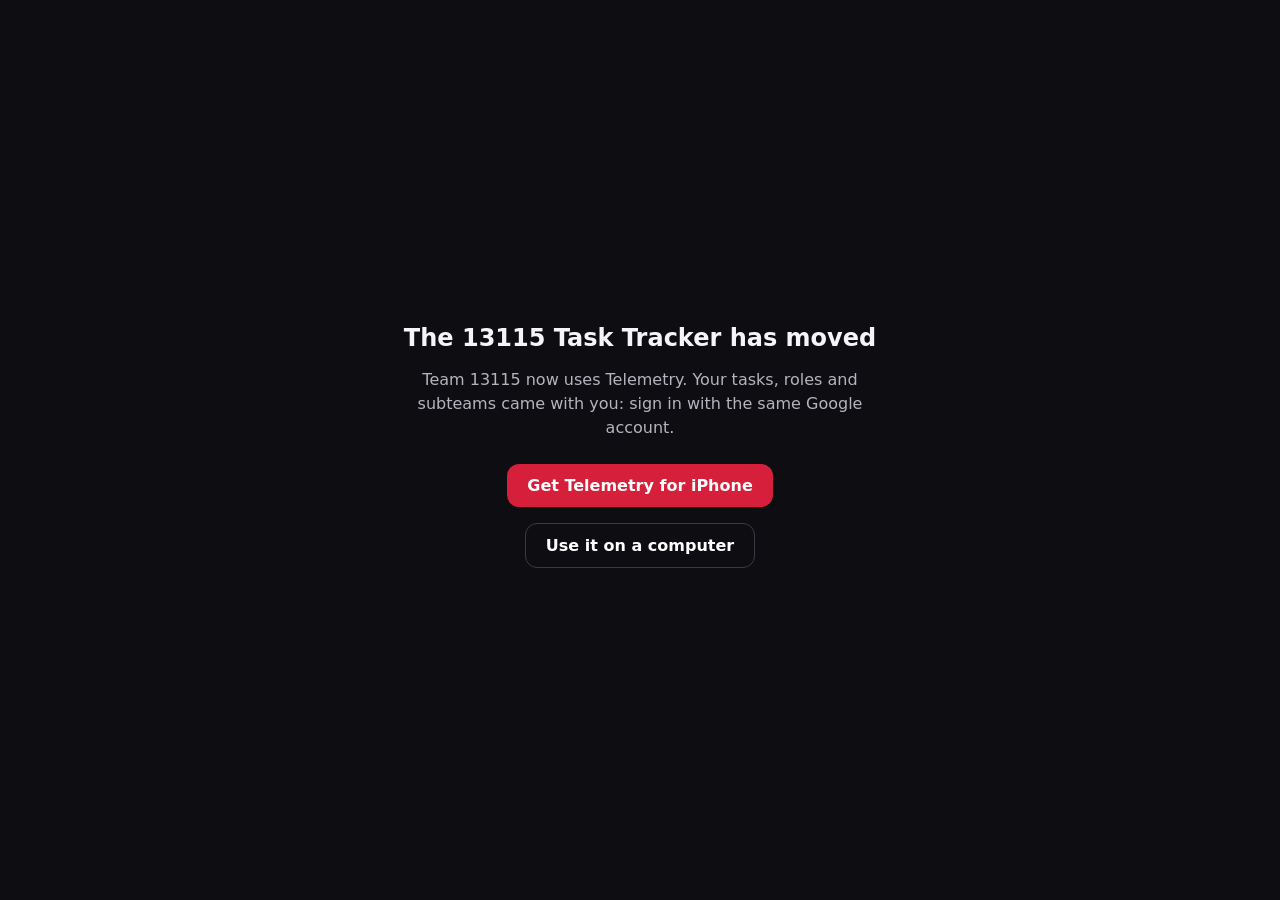
<file: app/index.html>
<!DOCTYPE html>
<html>
<head>
<meta charset="UTF-8">
<meta http-equiv="refresh" content="0; url=/task-tracker-13115/">
<title>Moved</title>
</head>
<body>
<p>The task tracker moved to <a href="/task-tracker-13115/">/task-tracker-13115/</a>.</p>
</body>
</html>
</file>
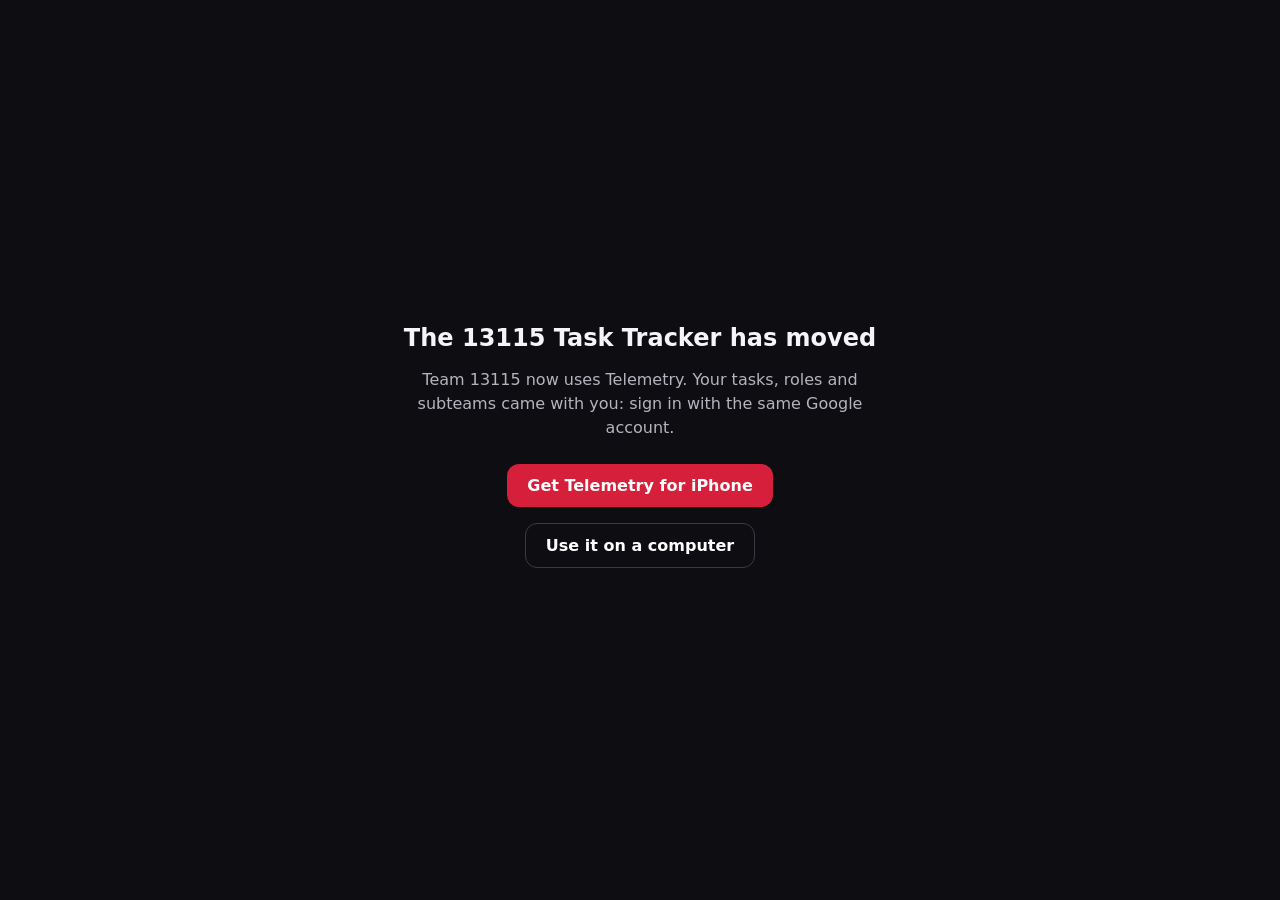
<file: task-tracker-13115/index.html>
<!DOCTYPE html>
<html lang="en">
<head>
<meta charset="UTF-8">
<meta name="viewport" content="width=device-width, initial-scale=1">
<title>13115 Task Tracker has moved to Telemetry</title>
<style>
  body { margin: 0; background: #0E0E12; color: #F5F5F7; font-family: -apple-system, system-ui, sans-serif;
         display: grid; place-items: center; min-height: 100vh; padding: 24px 16px; box-sizing: border-box; }
  main { max-width: 480px; text-align: center; }
  h1 { font-size: 24px; margin: 0 0 12px; }
  p { color: #B4B4BE; line-height: 1.5; }
  a.button { display: inline-block; margin: 8px 4px; padding: 12px 20px; border-radius: 12px; background: #D61F3A;
             color: #fff; text-decoration: none; font-weight: 700; }
  a.quiet { background: transparent; border: 1px solid #3A3A44; }
</style>
</head>
<body>
<main>
  <h1>The 13115 Task Tracker has moved</h1>
  <p>Team 13115 now uses Telemetry. Your tasks, roles and subteams came with you: sign in with the same Google account.</p>
  <a class="button" href="https://apps.apple.com/us/app/telemetry-by-13115/id6830405761">Get Telemetry for iPhone</a>
  <a class="button quiet" href="/telemetry/">Use it on a computer</a>
</main>
<script>
  // Browsers that kept the old app offline: drop it so this page shows instead.
  if ('serviceWorker' in navigator) {
    navigator.serviceWorker.getRegistrations().then((rs) => rs.forEach((r) => r.unregister()));
  }
</script>
</body>
</html>
</file>
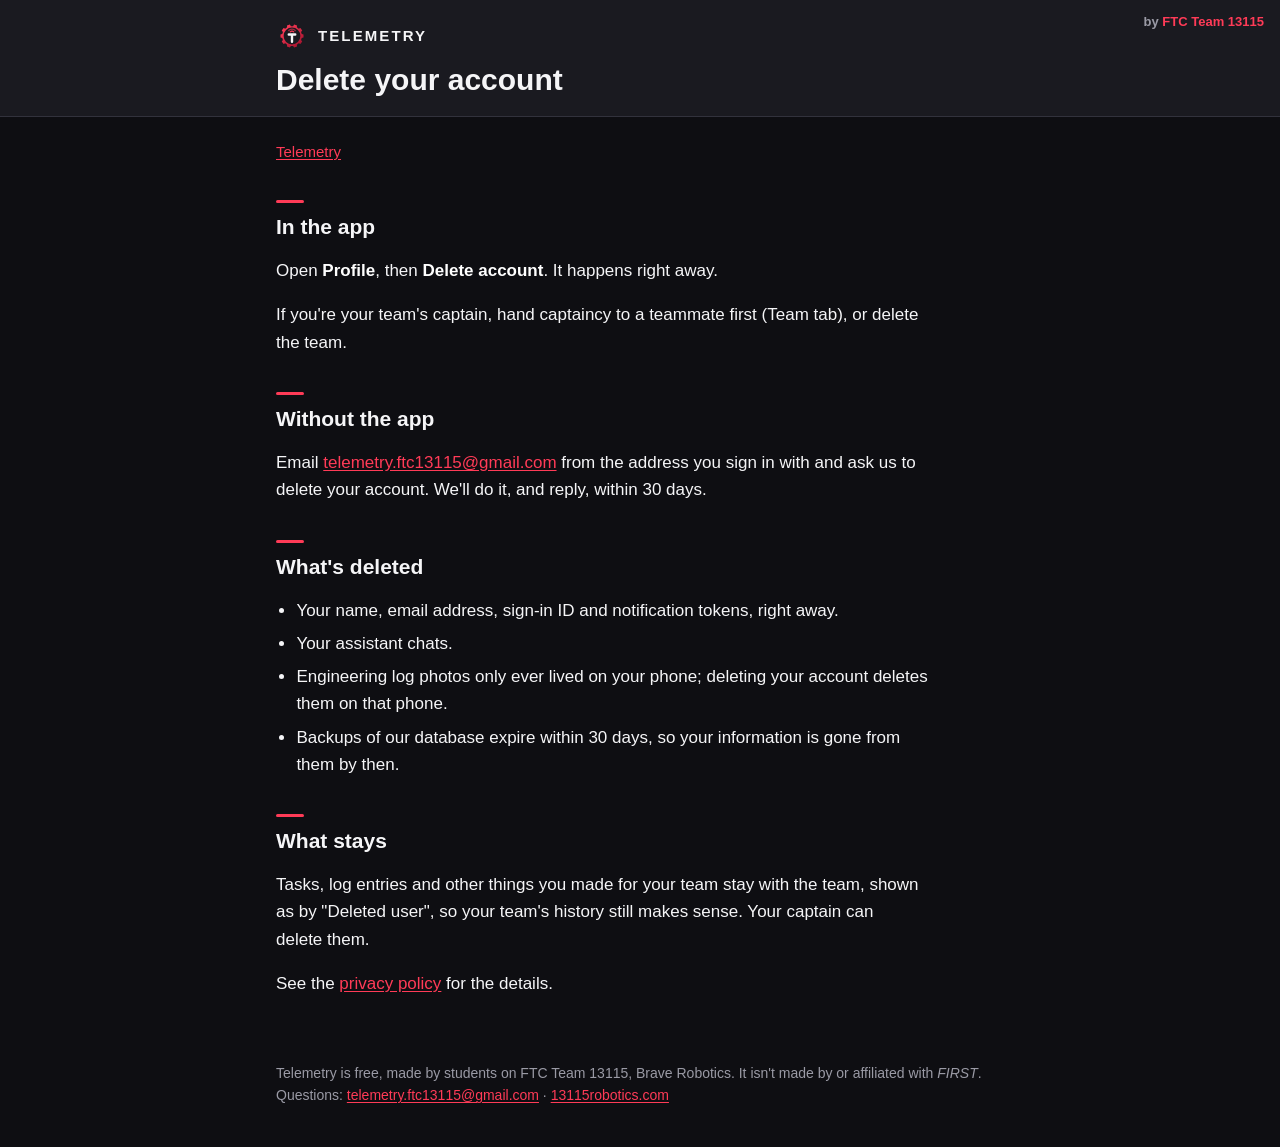
<file: telemetry/delete-account/index.html>
<!doctype html>
<html lang="en">
<head>
<meta charset="utf-8">
<meta name="viewport" content="width=device-width, initial-scale=1">
<title>Delete your Telemetry account</title>
<link rel="icon" type="image/png" href="/telemetry/favicon.png">
<link rel="apple-touch-icon" href="/telemetry/icons/Icon-192.png">
<meta name="description" content="How to delete your Telemetry account and what happens to your information.">
<style>
  :root {
    --bg: #0E0E12;        /* the app's background */
    --surface: #1A1A20;   /* cards */
    --text: #F5F5F7;      /* 18.2:1 on --bg */
    --muted: #9A9AA5;     /* 6.9:1 on --bg */
    --red: #FF3B57;       /* team red for text and marks: 5.5:1 on --bg */
    --outline: #32323C;
  }
  * { box-sizing: border-box; }
  html { -webkit-text-size-adjust: 100%; }
  body {
    margin: 0; background: var(--bg); color: var(--text);
    font: 17px/1.6 -apple-system, BlinkMacSystemFont, "Segoe UI", Roboto, "Helvetica Neue", Arial, sans-serif;
  }
  header { position: relative; border-bottom: 1px solid var(--outline); background: var(--surface); }
  .bar { max-width: 760px; margin: 0 auto; padding: 20px 16px 18px; }
  .app { display: flex; align-items: center; gap: 10px; font-weight: 800; letter-spacing: .14em; font-size: 15px; }
  .mark { width: 32px; height: 32px; flex: none; }
  h1 { margin: 10px 0 0; font-size: 30px; line-height: 1.2; }
  .made {
    position: absolute; top: 12px; right: 16px;
    color: var(--muted); font-size: 13px; font-weight: 600; white-space: nowrap;
  }
  .made b { color: var(--red); font-weight: 800; }
  main { max-width: 760px; margin: 0 auto; padding: 8px 16px 48px; }
  h2 { margin: 36px 0 8px; font-size: 21px; line-height: 1.3; }
  h2::before { content: ""; display: block; width: 28px; height: 3px; background: var(--red); border-radius: 2px; margin-bottom: 10px; }
  p, li { max-width: 68ch; }
  ul { padding-left: 1.2em; }
  li { margin: 6px 0; }
  strong { color: #FFFFFF; }
  a { color: var(--red); text-underline-offset: 2px; }
  a:focus-visible { outline: 2px solid var(--red); outline-offset: 2px; border-radius: 2px; }
  .table { overflow-x: auto; margin: 12px 0; border: 1px solid var(--outline); border-radius: 12px; }
  table { border-collapse: collapse; width: 100%; font-size: 15px; }
  th, td { text-align: left; vertical-align: top; padding: 10px 12px; border-bottom: 1px solid var(--outline); }
  th { background: var(--surface); color: var(--muted); font-size: 13px; text-transform: uppercase; letter-spacing: .06em; }
  tr:last-child td { border-bottom: 0; }
  .effective { color: var(--muted); }
  .lede { font-size: 19px; }
  nav.links { display: flex; flex-wrap: wrap; gap: 10px; margin: 24px 0; }
  nav.links a {
    display: inline-block; padding: 12px 18px; border-radius: 12px; text-decoration: none; font-weight: 700;
    background: var(--surface); border: 1px solid var(--outline); color: var(--text);
  }
  nav.links a.primary { background: #D61F3A; border-color: #D61F3A; color: #FFFFFF; } /* white on it: 5.1:1 */
  /* The computer version only opens on computers: phones and tablets don't get the button. */
  @media (pointer: coarse) { nav.links a.computer { display: none; } }
  .back { color: var(--muted); font-size: 15px; }
  footer { max-width: 760px; margin: 0 auto; padding: 0 16px 40px; color: var(--muted); font-size: 14px; }
  /* Phones: each table row is a card, every value labelled, so nothing is cut off. */
  @media (max-width: 640px) {
    .table { border: 0; overflow: visible; }
    table, tbody, tr, td { display: block; width: 100%; }
    thead { position: absolute; width: 1px; height: 1px; overflow: hidden; clip: rect(0 0 0 0); }
    tr { border: 1px solid var(--outline); border-radius: 12px; margin: 10px 0; background: var(--surface); }
    td { border: 0; padding: 4px 14px; }
    td:first-child { padding-top: 12px; font-weight: 700; }
    td:last-child { padding-bottom: 12px; }
    td:not(:first-child)::before {
      content: attr(data-label); display: block; color: var(--muted);
      font-size: 12px; text-transform: uppercase; letter-spacing: .06em; margin-top: 4px;
    }
  }
  @media (max-width: 420px) {
    .made { position: static; display: block; padding: 10px 16px 0; text-align: right; }
    h1 { font-size: 26px; }
  }
  @media (prefers-reduced-motion: reduce) { * { scroll-behavior: auto; } }
</style>
</head>
<body>
<header>
  <span class="made">by <b>FTC Team 13115</b></span>
  <div class="bar">
    <a class="app" href="../" style="color: inherit; text-decoration: none;"><img class="mark" src="/telemetry/logo.svg" alt="" width="32" height="32">TELEMETRY</a>
    <h1>Delete your account</h1>
  </div>
</header>
<main>

<p class="back"><a href="../">Telemetry</a></p>
<h2>In the app</h2>
<p>Open <strong>Profile</strong>, then <strong>Delete account</strong>. It happens right away.</p>
<p>If you're your team's captain, hand captaincy to a teammate first (Team tab), or delete the team.</p>
<h2>Without the app</h2>
<p>Email <a href="mailto:telemetry.ftc13115@gmail.com">telemetry.ftc13115@gmail.com</a> from the address you sign in with and ask us to delete your account.
We'll do it, and reply, within 30 days.</p>
<h2>What's deleted</h2>
<ul>
<li>Your name, email address, sign-in ID and notification tokens, right away.</li>
<li>Your assistant chats.</li>
<li>Engineering log photos only ever lived on your phone; deleting your account deletes them on that phone.</li>
<li>Backups of our database expire within 30 days, so your information is gone from them by then.</li>
</ul>
<h2>What stays</h2>
<p>Tasks, log entries and other things you made for your team stay with the team, shown as by "Deleted user",
so your team's history still makes sense. Your captain can delete them.</p>
<p>See the <a href="../privacy/">privacy policy</a> for the details.</p>
</main>
<footer>Telemetry is free, made by students on FTC Team 13115, Brave Robotics. It isn't made by or affiliated with <i>FIRST</i>.
Questions: <a href="mailto:telemetry.ftc13115@gmail.com">telemetry.ftc13115@gmail.com</a> · <a href="https://13115robotics.com/">13115robotics.com</a></footer>
</body>
</html>
</file>
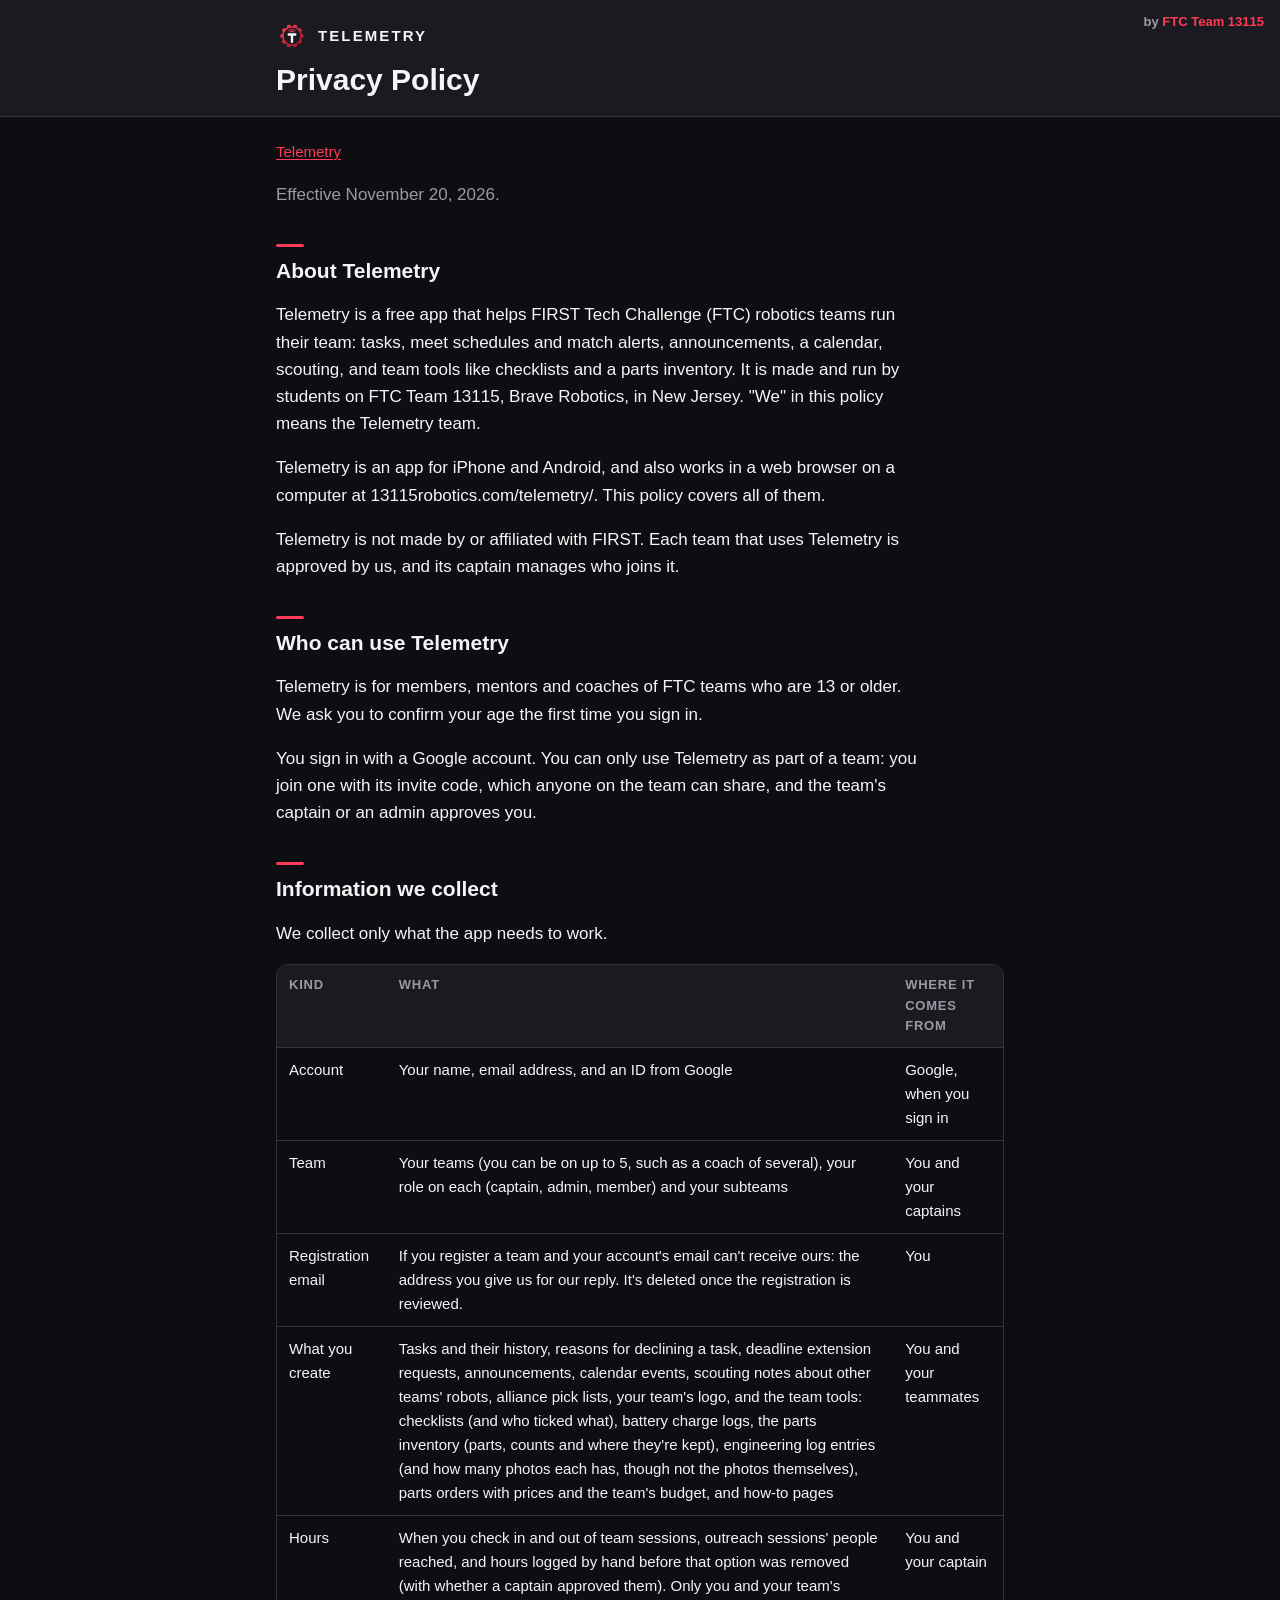
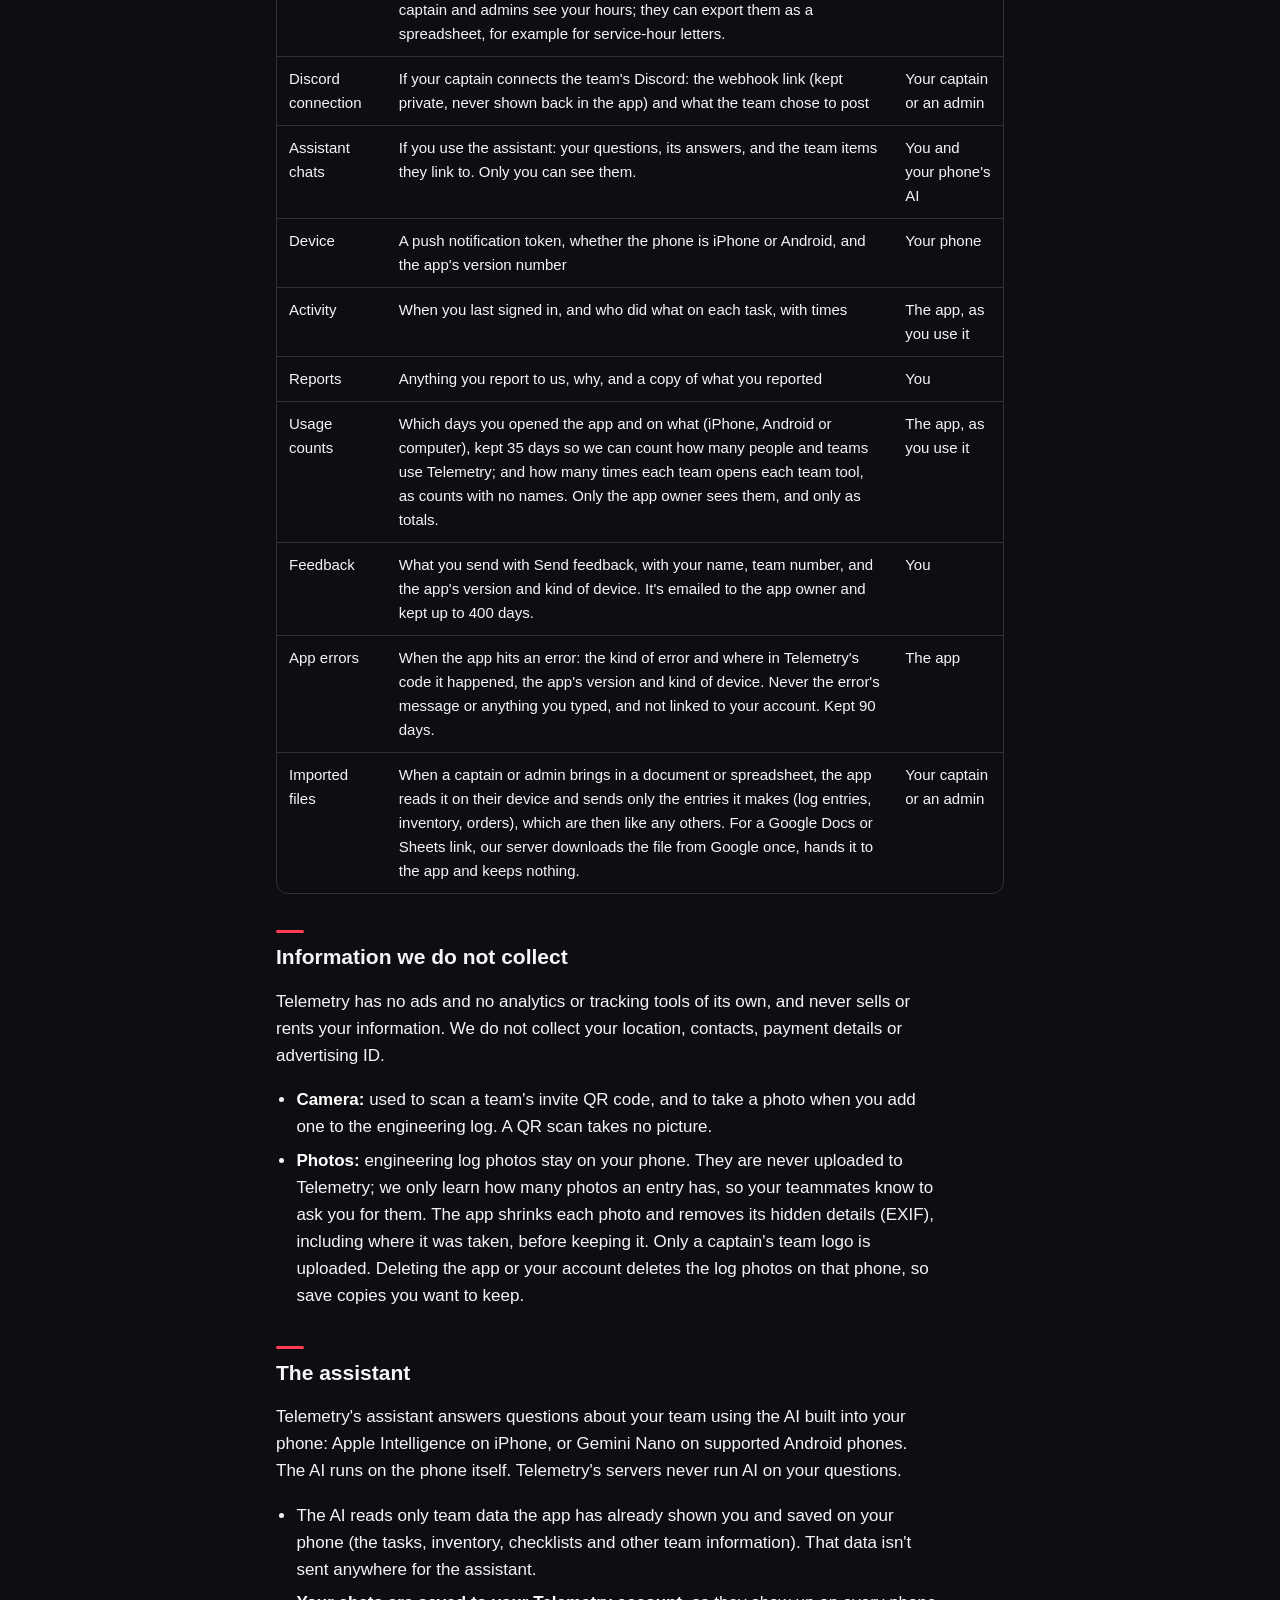
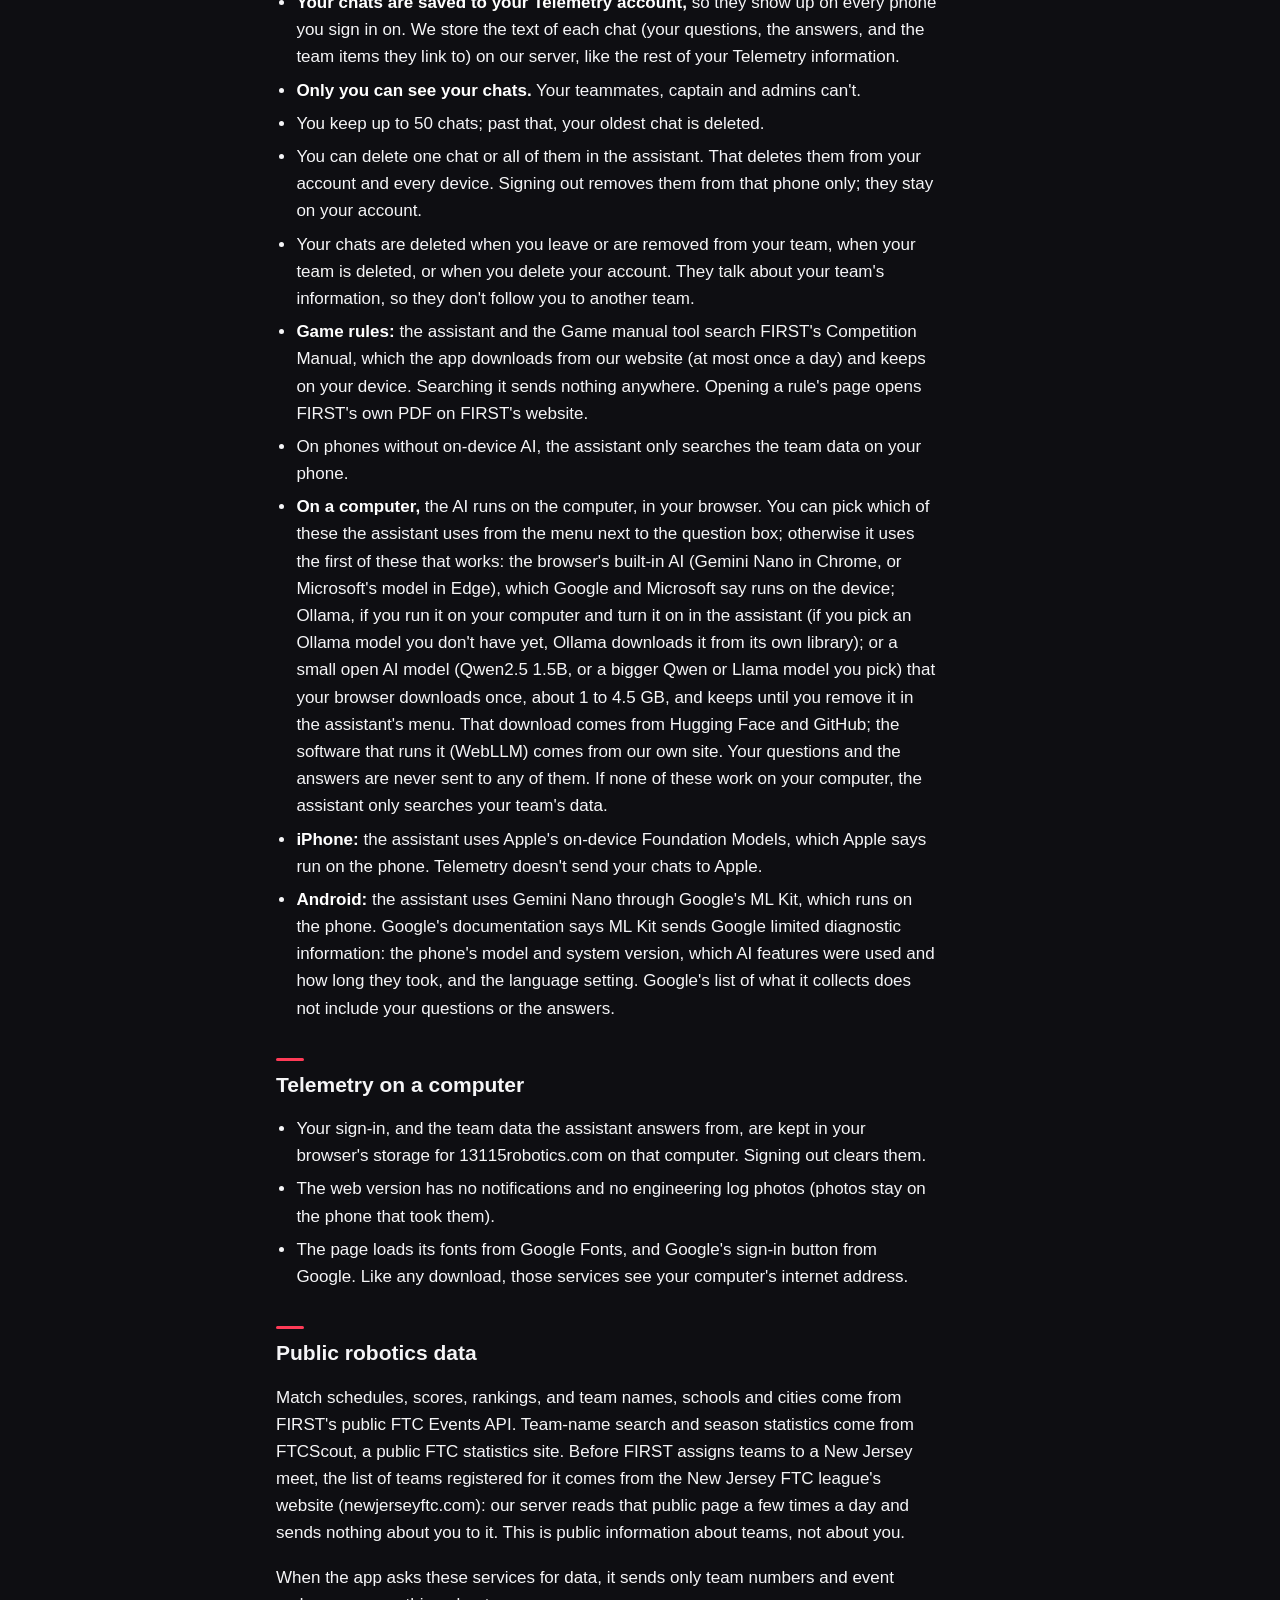
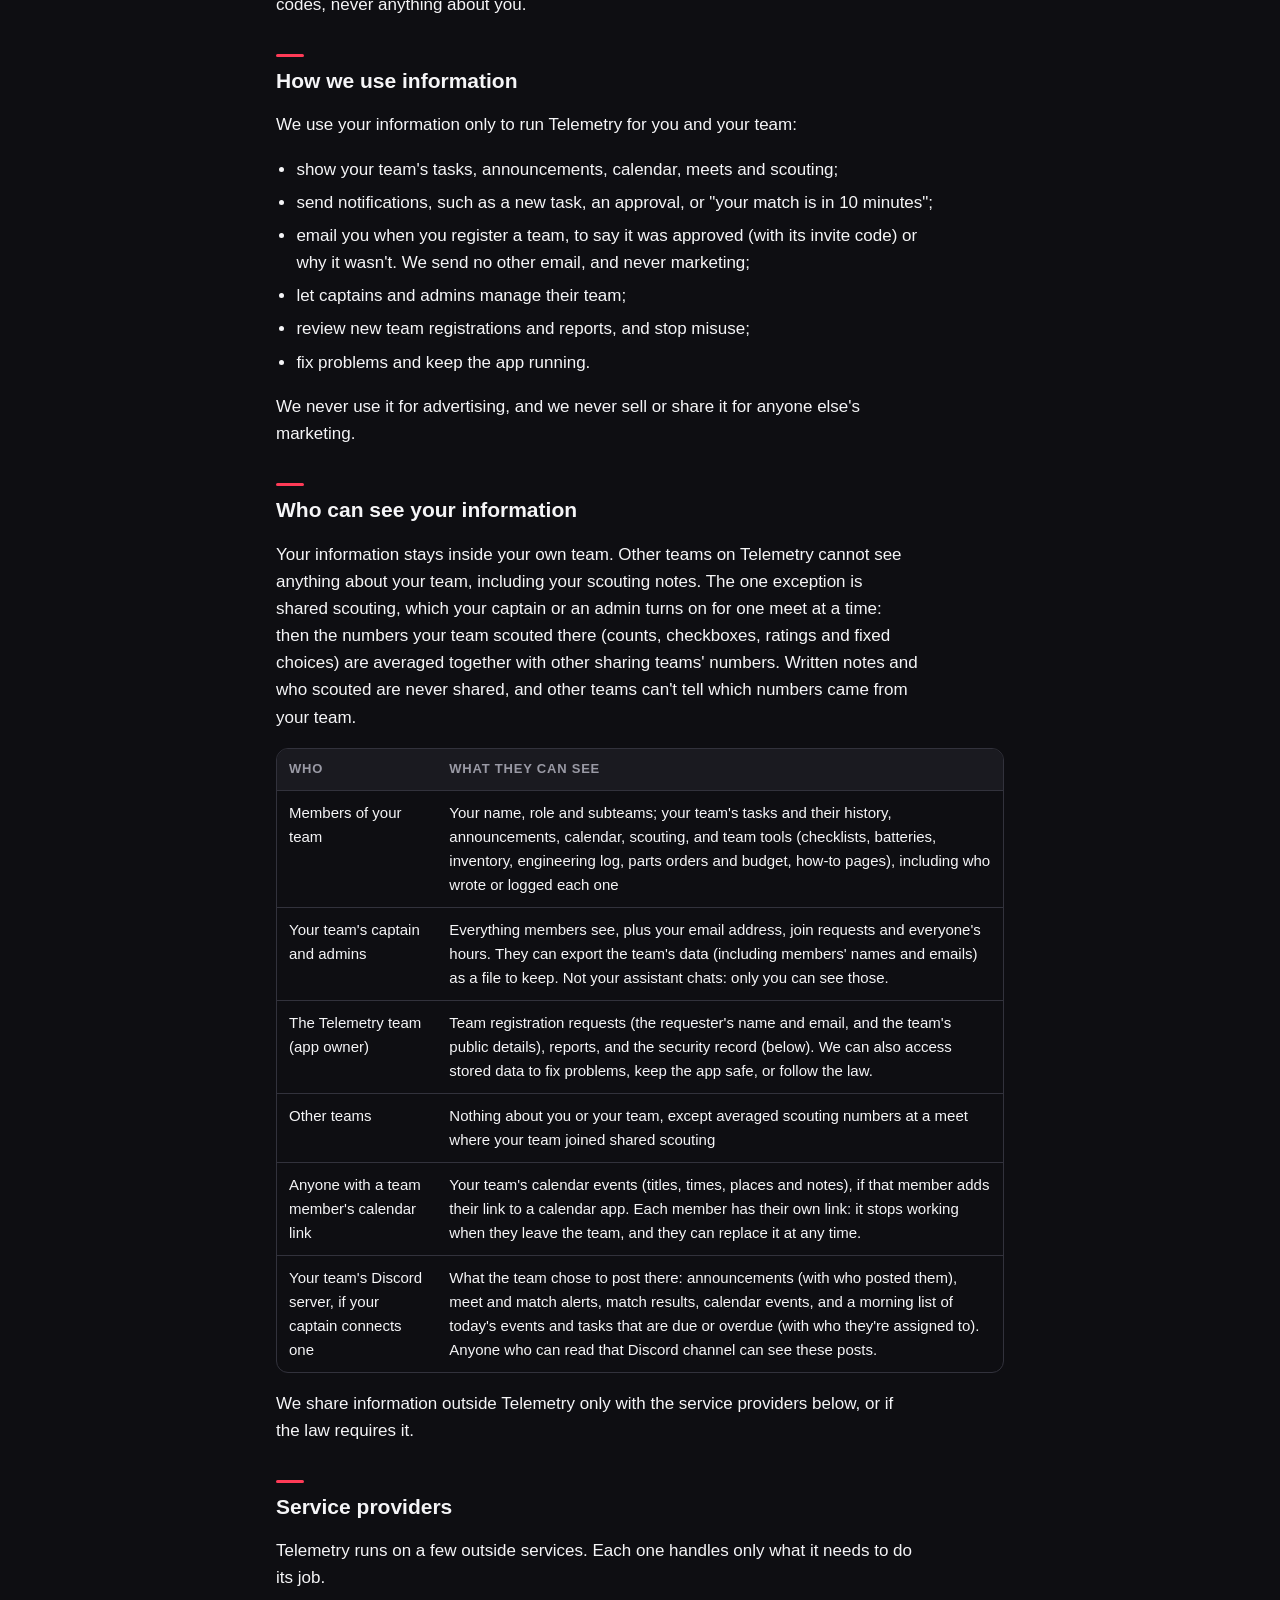
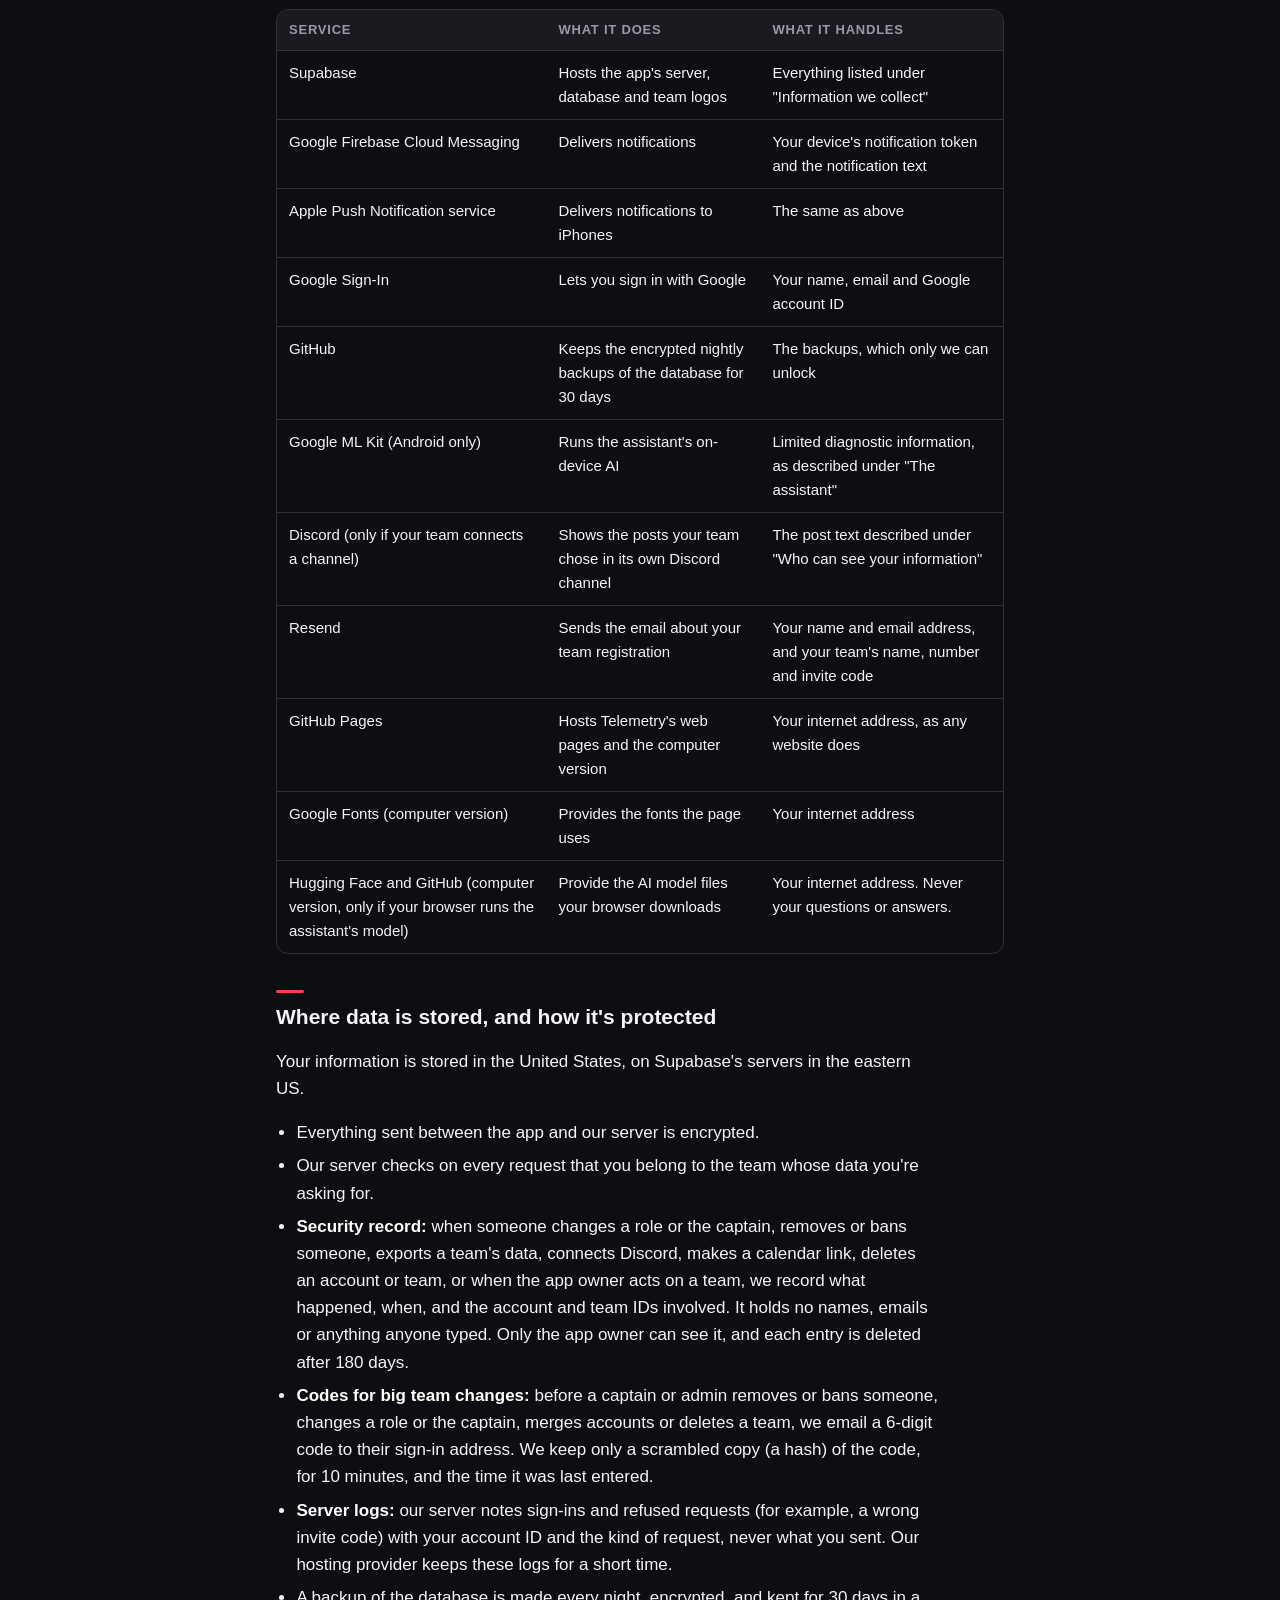
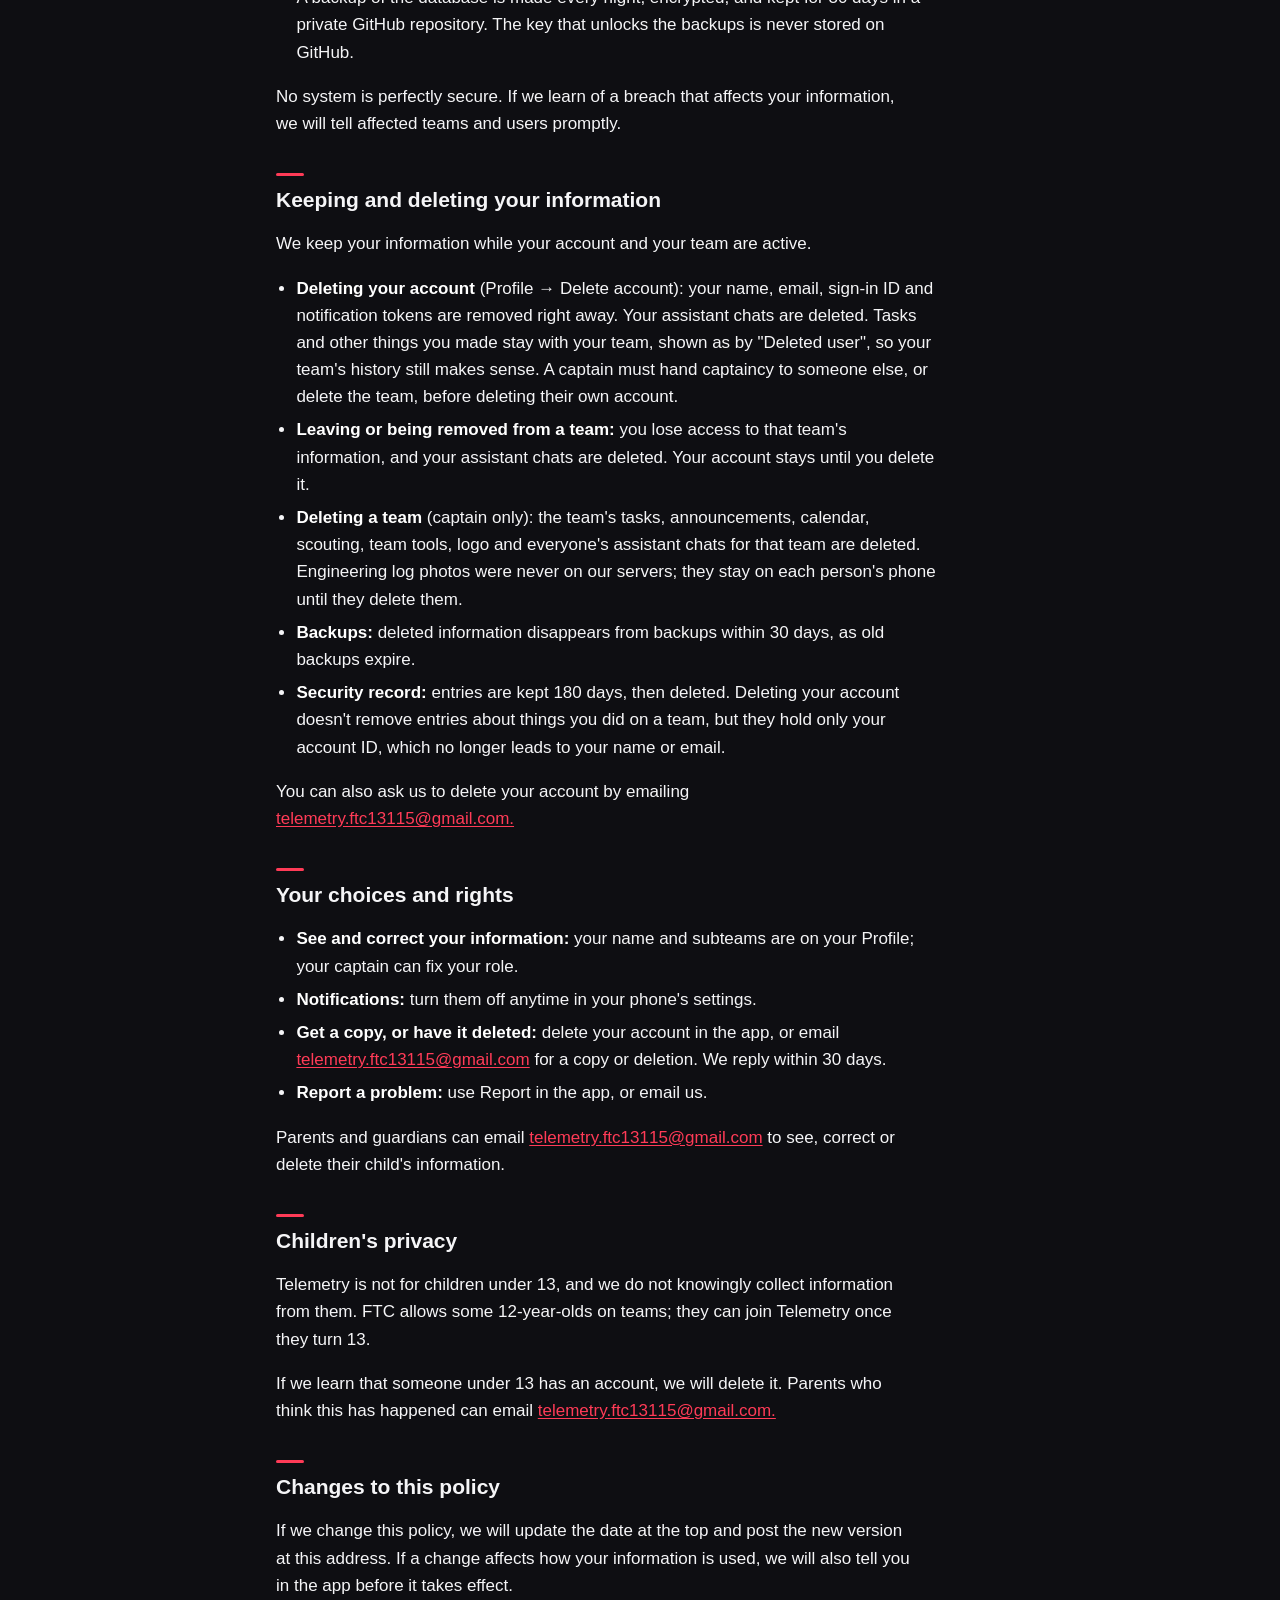
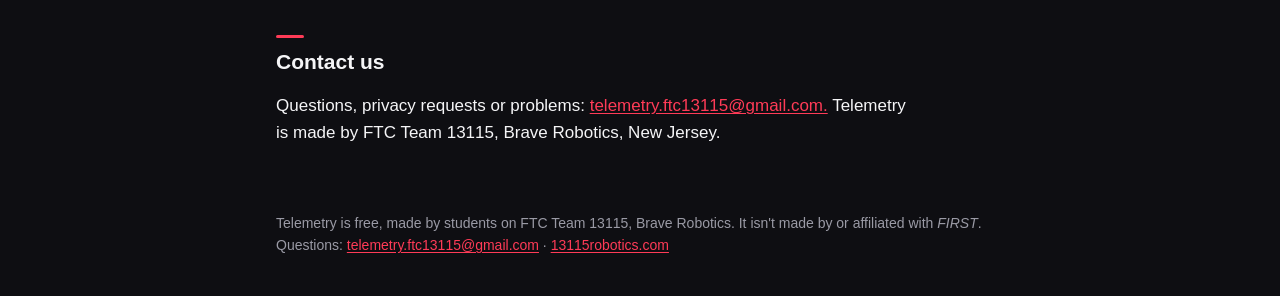
<file: telemetry/privacy/index.html>
<!doctype html>
<html lang="en">
<head>
<meta charset="utf-8">
<meta name="viewport" content="width=device-width, initial-scale=1">
<title>Telemetry Privacy Policy</title>
<link rel="icon" type="image/png" href="/telemetry/favicon.png">
<link rel="apple-touch-icon" href="/telemetry/icons/Icon-192.png">
<meta name="description" content="How Telemetry, the FTC team app made by FTC Team 13115, collects, uses and protects your information.">
<style>
  :root {
    --bg: #0E0E12;        /* the app's background */
    --surface: #1A1A20;   /* cards */
    --text: #F5F5F7;      /* 18.2:1 on --bg */
    --muted: #9A9AA5;     /* 6.9:1 on --bg */
    --red: #FF3B57;       /* team red for text and marks: 5.5:1 on --bg */
    --outline: #32323C;
  }
  * { box-sizing: border-box; }
  html { -webkit-text-size-adjust: 100%; }
  body {
    margin: 0; background: var(--bg); color: var(--text);
    font: 17px/1.6 -apple-system, BlinkMacSystemFont, "Segoe UI", Roboto, "Helvetica Neue", Arial, sans-serif;
  }
  header { position: relative; border-bottom: 1px solid var(--outline); background: var(--surface); }
  .bar { max-width: 760px; margin: 0 auto; padding: 20px 16px 18px; }
  .app { display: flex; align-items: center; gap: 10px; font-weight: 800; letter-spacing: .14em; font-size: 15px; }
  .mark { width: 32px; height: 32px; flex: none; }
  h1 { margin: 10px 0 0; font-size: 30px; line-height: 1.2; }
  .made {
    position: absolute; top: 12px; right: 16px;
    color: var(--muted); font-size: 13px; font-weight: 600; white-space: nowrap;
  }
  .made b { color: var(--red); font-weight: 800; }
  main { max-width: 760px; margin: 0 auto; padding: 8px 16px 48px; }
  h2 { margin: 36px 0 8px; font-size: 21px; line-height: 1.3; }
  h2::before { content: ""; display: block; width: 28px; height: 3px; background: var(--red); border-radius: 2px; margin-bottom: 10px; }
  p, li { max-width: 68ch; }
  ul { padding-left: 1.2em; }
  li { margin: 6px 0; }
  strong { color: #FFFFFF; }
  a { color: var(--red); text-underline-offset: 2px; }
  a:focus-visible { outline: 2px solid var(--red); outline-offset: 2px; border-radius: 2px; }
  .table { overflow-x: auto; margin: 12px 0; border: 1px solid var(--outline); border-radius: 12px; }
  table { border-collapse: collapse; width: 100%; font-size: 15px; }
  th, td { text-align: left; vertical-align: top; padding: 10px 12px; border-bottom: 1px solid var(--outline); }
  th { background: var(--surface); color: var(--muted); font-size: 13px; text-transform: uppercase; letter-spacing: .06em; }
  tr:last-child td { border-bottom: 0; }
  .effective { color: var(--muted); }
  .lede { font-size: 19px; }
  nav.links { display: flex; flex-wrap: wrap; gap: 10px; margin: 24px 0; }
  nav.links a {
    display: inline-block; padding: 12px 18px; border-radius: 12px; text-decoration: none; font-weight: 700;
    background: var(--surface); border: 1px solid var(--outline); color: var(--text);
  }
  nav.links a.primary { background: #D61F3A; border-color: #D61F3A; color: #FFFFFF; } /* white on it: 5.1:1 */
  /* The computer version only opens on computers: phones and tablets don't get the button. */
  @media (pointer: coarse) { nav.links a.computer { display: none; } }
  .back { color: var(--muted); font-size: 15px; }
  footer { max-width: 760px; margin: 0 auto; padding: 0 16px 40px; color: var(--muted); font-size: 14px; }
  /* Phones: each table row is a card, every value labelled, so nothing is cut off. */
  @media (max-width: 640px) {
    .table { border: 0; overflow: visible; }
    table, tbody, tr, td { display: block; width: 100%; }
    thead { position: absolute; width: 1px; height: 1px; overflow: hidden; clip: rect(0 0 0 0); }
    tr { border: 1px solid var(--outline); border-radius: 12px; margin: 10px 0; background: var(--surface); }
    td { border: 0; padding: 4px 14px; }
    td:first-child { padding-top: 12px; font-weight: 700; }
    td:last-child { padding-bottom: 12px; }
    td:not(:first-child)::before {
      content: attr(data-label); display: block; color: var(--muted);
      font-size: 12px; text-transform: uppercase; letter-spacing: .06em; margin-top: 4px;
    }
  }
  @media (max-width: 420px) {
    .made { position: static; display: block; padding: 10px 16px 0; text-align: right; }
    h1 { font-size: 26px; }
  }
  @media (prefers-reduced-motion: reduce) { * { scroll-behavior: auto; } }
</style>
</head>
<body>
<header>
  <span class="made">by <b>FTC Team 13115</b></span>
  <div class="bar">
    <a class="app" href="../" style="color: inherit; text-decoration: none;"><img class="mark" src="/telemetry/logo.svg" alt="" width="32" height="32">TELEMETRY</a>
    <h1>Privacy Policy</h1>
  </div>
</header>
<main>
<p class="back"><a href="../">Telemetry</a></p>
<p class="effective">Effective November 20, 2026.</p>
<h2>About Telemetry</h2>
<p>Telemetry is a free app that helps FIRST Tech Challenge (FTC) robotics teams run their team: tasks, meet schedules and match alerts, announcements, a calendar, scouting, and team tools like checklists and a parts inventory. It is made and run by students on FTC Team 13115, Brave Robotics, in New Jersey. "We" in this policy means the Telemetry team.</p>
<p>Telemetry is an app for iPhone and Android, and also works in a web browser on a computer at 13115robotics.com/telemetry/. This policy covers all of them.</p>
<p>Telemetry is not made by or affiliated with FIRST. Each team that uses Telemetry is approved by us, and its captain manages who joins it.</p>
<h2>Who can use Telemetry</h2>
<p>Telemetry is for members, mentors and coaches of FTC teams who are 13 or older. We ask you to confirm your age the first time you sign in.</p>
<p>You sign in with a Google account. You can only use Telemetry as part of a team: you join one with its invite code, which anyone on the team can share, and the team's captain or an admin approves you.</p>
<h2>Information we collect</h2>
<p>We collect only what the app needs to work.</p>
<div class="table"><table><thead><tr><th scope="col">Kind</th><th scope="col">What</th><th scope="col">Where it comes from</th></tr></thead><tbody><tr><td data-label="Kind">Account</td><td data-label="What">Your name, email address, and an ID from Google</td><td data-label="Where it comes from">Google, when you sign in</td></tr><tr><td data-label="Kind">Team</td><td data-label="What">Your teams (you can be on up to 5, such as a coach of several), your role on each (captain, admin, member) and your subteams</td><td data-label="Where it comes from">You and your captains</td></tr><tr><td data-label="Kind">Registration email</td><td data-label="What">If you register a team and your account's email can't receive ours: the address you give us for our reply. It's deleted once the registration is reviewed.</td><td data-label="Where it comes from">You</td></tr><tr><td data-label="Kind">What you create</td><td data-label="What">Tasks and their history, reasons for declining a task, deadline extension requests, announcements, calendar events, scouting notes about other teams' robots, alliance pick lists, your team's logo, and the team tools: checklists (and who ticked what), battery charge logs, the parts inventory (parts, counts and where they're kept), engineering log entries (and how many photos each has, though not the photos themselves), parts orders with prices and the team's budget, and how-to pages</td><td data-label="Where it comes from">You and your teammates</td></tr><tr><td data-label="Kind">Hours</td><td data-label="What">When you check in and out of team sessions, outreach sessions' people reached, and hours logged by hand before that option was removed (with whether a captain approved them). Only you and your team's captain and admins see your hours; they can export them as a spreadsheet, for example for service-hour letters.</td><td data-label="Where it comes from">You and your captain</td></tr><tr><td data-label="Kind">Discord connection</td><td data-label="What">If your captain connects the team's Discord: the webhook link (kept private, never shown back in the app) and what the team chose to post</td><td data-label="Where it comes from">Your captain or an admin</td></tr><tr><td data-label="Kind">Assistant chats</td><td data-label="What">If you use the assistant: your questions, its answers, and the team items they link to. Only you can see them.</td><td data-label="Where it comes from">You and your phone's AI</td></tr><tr><td data-label="Kind">Device</td><td data-label="What">A push notification token, whether the phone is iPhone or Android, and the app's version number</td><td data-label="Where it comes from">Your phone</td></tr><tr><td data-label="Kind">Activity</td><td data-label="What">When you last signed in, and who did what on each task, with times</td><td data-label="Where it comes from">The app, as you use it</td></tr><tr><td data-label="Kind">Reports</td><td data-label="What">Anything you report to us, why, and a copy of what you reported</td><td data-label="Where it comes from">You</td></tr><tr><td data-label="Kind">Usage counts</td><td data-label="What">Which days you opened the app and on what (iPhone, Android or computer), kept 35 days so we can count how many people and teams use Telemetry; and how many times each team opens each team tool, as counts with no names. Only the app owner sees them, and only as totals.</td><td data-label="Where it comes from">The app, as you use it</td></tr><tr><td data-label="Kind">Feedback</td><td data-label="What">What you send with Send feedback, with your name, team number, and the app's version and kind of device. It's emailed to the app owner and kept up to 400 days.</td><td data-label="Where it comes from">You</td></tr><tr><td data-label="Kind">App errors</td><td data-label="What">When the app hits an error: the kind of error and where in Telemetry's code it happened, the app's version and kind of device. Never the error's message or anything you typed, and not linked to your account. Kept 90 days.</td><td data-label="Where it comes from">The app</td></tr><tr><td data-label="Kind">Imported files</td><td data-label="What">When a captain or admin brings in a document or spreadsheet, the app reads it on their device and sends only the entries it makes (log entries, inventory, orders), which are then like any others. For a Google Docs or Sheets link, our server downloads the file from Google once, hands it to the app and keeps nothing.</td><td data-label="Where it comes from">Your captain or an admin</td></tr></tbody></table></div>
<h2>Information we do not collect</h2>
<p>Telemetry has no ads and no analytics or tracking tools of its own, and never sells or rents your information. We do not collect your location, contacts, payment details or advertising ID.</p>
<ul><li><strong>Camera:</strong> used to scan a team's invite QR code, and to take a photo when you add one to the engineering log. A QR scan takes no picture.</li><li><strong>Photos:</strong> engineering log photos stay on your phone. They are never uploaded to Telemetry; we only learn how many photos an entry has, so your teammates know to ask you for them. The app shrinks each photo and removes its hidden details (EXIF), including where it was taken, before keeping it. Only a captain's team logo is uploaded. Deleting the app or your account deletes the log photos on that phone, so save copies you want to keep.</li></ul>
<h2>The assistant</h2>
<p>Telemetry's assistant answers questions about your team using the AI built into your phone: Apple Intelligence on iPhone, or Gemini Nano on supported Android phones. The AI runs on the phone itself. Telemetry's servers never run AI on your questions.</p>
<ul><li>The AI reads only team data the app has already shown you and saved on your phone (the tasks, inventory, checklists and other team information). That data isn't sent anywhere for the assistant.</li><li><strong>Your chats are saved to your Telemetry account,</strong> so they show up on every phone you sign in on. We store the text of each chat (your questions, the answers, and the team items they link to) on our server, like the rest of your Telemetry information.</li><li><strong>Only you can see your chats.</strong> Your teammates, captain and admins can't.</li><li>You keep up to 50 chats; past that, your oldest chat is deleted.</li><li>You can delete one chat or all of them in the assistant. That deletes them from your account and every device. Signing out removes them from that phone only; they stay on your account.</li><li>Your chats are deleted when you leave or are removed from your team, when your team is deleted, or when you delete your account. They talk about your team's information, so they don't follow you to another team.</li><li><strong>Game rules:</strong> the assistant and the Game manual tool search FIRST's Competition Manual, which the app downloads from our website (at most once a day) and keeps on your device. Searching it sends nothing anywhere. Opening a rule's page opens FIRST's own PDF on FIRST's website.</li><li>On phones without on-device AI, the assistant only searches the team data on your phone.</li><li><strong>On a computer,</strong> the AI runs on the computer, in your browser. You can pick which of these the assistant uses from the menu next to the question box; otherwise it uses the first of these that works: the browser's built-in AI (Gemini Nano in Chrome, or Microsoft's model in Edge), which Google and Microsoft say runs on the device; Ollama, if you run it on your computer and turn it on in the assistant (if you pick an Ollama model you don't have yet, Ollama downloads it from its own library); or a small open AI model (Qwen2.5 1.5B, or a bigger Qwen or Llama model you pick) that your browser downloads once, about 1 to 4.5 GB, and keeps until you remove it in the assistant's menu. That download comes from Hugging Face and GitHub; the software that runs it (WebLLM) comes from our own site. Your questions and the answers are never sent to any of them. If none of these work on your computer, the assistant only searches your team's data.</li><li><strong>iPhone:</strong> the assistant uses Apple's on-device Foundation Models, which Apple says run on the phone. Telemetry doesn't send your chats to Apple.</li><li><strong>Android:</strong> the assistant uses Gemini Nano through Google's ML Kit, which runs on the phone. Google's documentation says ML Kit sends Google limited diagnostic information: the phone's model and system version, which AI features were used and how long they took, and the language setting. Google's list of what it collects does not include your questions or the answers.</li></ul>
<h2>Telemetry on a computer</h2>
<ul><li>Your sign-in, and the team data the assistant answers from, are kept in your browser's storage for 13115robotics.com on that computer. Signing out clears them.</li><li>The web version has no notifications and no engineering log photos (photos stay on the phone that took them).</li><li>The page loads its fonts from Google Fonts, and Google's sign-in button from Google. Like any download, those services see your computer's internet address.</li></ul>
<h2>Public robotics data</h2>
<p>Match schedules, scores, rankings, and team names, schools and cities come from FIRST's public FTC Events API. Team-name search and season statistics come from FTCScout, a public FTC statistics site. Before FIRST assigns teams to a New Jersey meet, the list of teams registered for it comes from the New Jersey FTC league's website (newjerseyftc.com): our server reads that public page a few times a day and sends nothing about you to it. This is public information about teams, not about you.</p>
<p>When the app asks these services for data, it sends only team numbers and event codes, never anything about you.</p>
<h2>How we use information</h2>
<p>We use your information only to run Telemetry for you and your team:</p>
<ul><li>show your team's tasks, announcements, calendar, meets and scouting;</li><li>send notifications, such as a new task, an approval, or "your match is in 10 minutes";</li><li>email you when you register a team, to say it was approved (with its invite code) or why it wasn't. We send no other email, and never marketing;</li><li>let captains and admins manage their team;</li><li>review new team registrations and reports, and stop misuse;</li><li>fix problems and keep the app running.</li></ul>
<p>We never use it for advertising, and we never sell or share it for anyone else's marketing.</p>
<h2>Who can see your information</h2>
<p>Your information stays inside your own team. Other teams on Telemetry cannot see anything about your team, including your scouting notes. The one exception is shared scouting, which your captain or an admin turns on for one meet at a time: then the numbers your team scouted there (counts, checkboxes, ratings and fixed choices) are averaged together with other sharing teams' numbers. Written notes and who scouted are never shared, and other teams can't tell which numbers came from your team.</p>
<div class="table"><table><thead><tr><th scope="col">Who</th><th scope="col">What they can see</th></tr></thead><tbody><tr><td data-label="Who">Members of your team</td><td data-label="What they can see">Your name, role and subteams; your team's tasks and their history, announcements, calendar, scouting, and team tools (checklists, batteries, inventory, engineering log, parts orders and budget, how-to pages), including who wrote or logged each one</td></tr><tr><td data-label="Who">Your team's captain and admins</td><td data-label="What they can see">Everything members see, plus your email address, join requests and everyone's hours. They can export the team's data (including members' names and emails) as a file to keep. Not your assistant chats: only you can see those.</td></tr><tr><td data-label="Who">The Telemetry team (app owner)</td><td data-label="What they can see">Team registration requests (the requester's name and email, and the team's public details), reports, and the security record (below). We can also access stored data to fix problems, keep the app safe, or follow the law.</td></tr><tr><td data-label="Who">Other teams</td><td data-label="What they can see">Nothing about you or your team, except averaged scouting numbers at a meet where your team joined shared scouting</td></tr><tr><td data-label="Who">Anyone with a team member's calendar link</td><td data-label="What they can see">Your team's calendar events (titles, times, places and notes), if that member adds their link to a calendar app. Each member has their own link: it stops working when they leave the team, and they can replace it at any time.</td></tr><tr><td data-label="Who">Your team's Discord server, if your captain connects one</td><td data-label="What they can see">What the team chose to post there: announcements (with who posted them), meet and match alerts, match results, calendar events, and a morning list of today's events and tasks that are due or overdue (with who they're assigned to). Anyone who can read that Discord channel can see these posts.</td></tr></tbody></table></div>
<p>We share information outside Telemetry only with the service providers below, or if the law requires it.</p>
<h2>Service providers</h2>
<p>Telemetry runs on a few outside services. Each one handles only what it needs to do its job.</p>
<div class="table"><table><thead><tr><th scope="col">Service</th><th scope="col">What it does</th><th scope="col">What it handles</th></tr></thead><tbody><tr><td data-label="Service">Supabase</td><td data-label="What it does">Hosts the app's server, database and team logos</td><td data-label="What it handles">Everything listed under "Information we collect"</td></tr><tr><td data-label="Service">Google Firebase Cloud Messaging</td><td data-label="What it does">Delivers notifications</td><td data-label="What it handles">Your device's notification token and the notification text</td></tr><tr><td data-label="Service">Apple Push Notification service</td><td data-label="What it does">Delivers notifications to iPhones</td><td data-label="What it handles">The same as above</td></tr><tr><td data-label="Service">Google Sign-In</td><td data-label="What it does">Lets you sign in with Google</td><td data-label="What it handles">Your name, email and Google account ID</td></tr><tr><td data-label="Service">GitHub</td><td data-label="What it does">Keeps the encrypted nightly backups of the database for 30 days</td><td data-label="What it handles">The backups, which only we can unlock</td></tr><tr><td data-label="Service">Google ML Kit (Android only)</td><td data-label="What it does">Runs the assistant's on-device AI</td><td data-label="What it handles">Limited diagnostic information, as described under "The assistant"</td></tr><tr><td data-label="Service">Discord (only if your team connects a channel)</td><td data-label="What it does">Shows the posts your team chose in its own Discord channel</td><td data-label="What it handles">The post text described under "Who can see your information"</td></tr><tr><td data-label="Service">Resend</td><td data-label="What it does">Sends the email about your team registration</td><td data-label="What it handles">Your name and email address, and your team's name, number and invite code</td></tr><tr><td data-label="Service">GitHub Pages</td><td data-label="What it does">Hosts Telemetry's web pages and the computer version</td><td data-label="What it handles">Your internet address, as any website does</td></tr><tr><td data-label="Service">Google Fonts (computer version)</td><td data-label="What it does">Provides the fonts the page uses</td><td data-label="What it handles">Your internet address</td></tr><tr><td data-label="Service">Hugging Face and GitHub (computer version, only if your browser runs the assistant's model)</td><td data-label="What it does">Provide the AI model files your browser downloads</td><td data-label="What it handles">Your internet address. Never your questions or answers.</td></tr></tbody></table></div>
<h2>Where data is stored, and how it's protected</h2>
<p>Your information is stored in the United States, on Supabase's servers in the eastern US.</p>
<ul><li>Everything sent between the app and our server is encrypted.</li><li>Our server checks on every request that you belong to the team whose data you're asking for.</li><li><strong>Security record:</strong> when someone changes a role or the captain, removes or bans someone, exports a team's data, connects Discord, makes a calendar link, deletes an account or team, or when the app owner acts on a team, we record what happened, when, and the account and team IDs involved. It holds no names, emails or anything anyone typed. Only the app owner can see it, and each entry is deleted after 180 days.</li><li><strong>Codes for big team changes:</strong> before a captain or admin removes or bans someone, changes a role or the captain, merges accounts or deletes a team, we email a 6-digit code to their sign-in address. We keep only a scrambled copy (a hash) of the code, for 10 minutes, and the time it was last entered.</li><li><strong>Server logs:</strong> our server notes sign-ins and refused requests (for example, a wrong invite code) with your account ID and the kind of request, never what you sent. Our hosting provider keeps these logs for a short time.</li><li>A backup of the database is made every night, encrypted, and kept for 30 days in a private GitHub repository. The key that unlocks the backups is never stored on GitHub.</li></ul>
<p>No system is perfectly secure. If we learn of a breach that affects your information, we will tell affected teams and users promptly.</p>
<h2>Keeping and deleting your information</h2>
<p>We keep your information while your account and your team are active.</p>
<ul><li><strong>Deleting your account</strong> (Profile → Delete account): your name, email, sign-in ID and notification tokens are removed right away. Your assistant chats are deleted. Tasks and other things you made stay with your team, shown as by "Deleted user", so your team's history still makes sense. A captain must hand captaincy to someone else, or delete the team, before deleting their own account.</li><li><strong>Leaving or being removed from a team:</strong> you lose access to that team's information, and your assistant chats are deleted. Your account stays until you delete it.</li><li><strong>Deleting a team</strong> (captain only): the team's tasks, announcements, calendar, scouting, team tools, logo and everyone's assistant chats for that team are deleted. Engineering log photos were never on our servers; they stay on each person's phone until they delete them.</li><li><strong>Backups:</strong> deleted information disappears from backups within 30 days, as old backups expire.</li><li><strong>Security record:</strong> entries are kept 180 days, then deleted. Deleting your account doesn't remove entries about things you did on a team, but they hold only your account ID, which no longer leads to your name or email.</li></ul>
<p>You can also ask us to delete your account by emailing <a href="mailto:telemetry.ftc13115@gmail.com.">telemetry.ftc13115@gmail.com.</a></p>
<h2>Your choices and rights</h2>
<ul><li><strong>See and correct your information:</strong> your name and subteams are on your Profile; your captain can fix your role.</li><li><strong>Notifications:</strong> turn them off anytime in your phone's settings.</li><li><strong>Get a copy, or have it deleted:</strong> delete your account in the app, or email <a href="mailto:telemetry.ftc13115@gmail.com">telemetry.ftc13115@gmail.com</a> for a copy or deletion. We reply within 30 days.</li><li><strong>Report a problem:</strong> use Report in the app, or email us.</li></ul>
<p>Parents and guardians can email <a href="mailto:telemetry.ftc13115@gmail.com">telemetry.ftc13115@gmail.com</a> to see, correct or delete their child's information.</p>
<h2>Children's privacy</h2>
<p>Telemetry is not for children under 13, and we do not knowingly collect information from them. FTC allows some 12-year-olds on teams; they can join Telemetry once they turn 13.</p>
<p>If we learn that someone under 13 has an account, we will delete it. Parents who think this has happened can email <a href="mailto:telemetry.ftc13115@gmail.com.">telemetry.ftc13115@gmail.com.</a></p>
<h2>Changes to this policy</h2>
<p>If we change this policy, we will update the date at the top and post the new version at this address. If a change affects how your information is used, we will also tell you in the app before it takes effect.</p>
<h2>Contact us</h2>
<p>Questions, privacy requests or problems: <a href="mailto:telemetry.ftc13115@gmail.com.">telemetry.ftc13115@gmail.com.</a> Telemetry is made by FTC Team 13115, Brave Robotics, New Jersey.</p>
</main>
<footer>Telemetry is free, made by students on FTC Team 13115, Brave Robotics. It isn't made by or affiliated with <i>FIRST</i>.
Questions: <a href="mailto:telemetry.ftc13115@gmail.com">telemetry.ftc13115@gmail.com</a> · <a href="https://13115robotics.com/">13115robotics.com</a></footer>
</body>
</html>
</file>
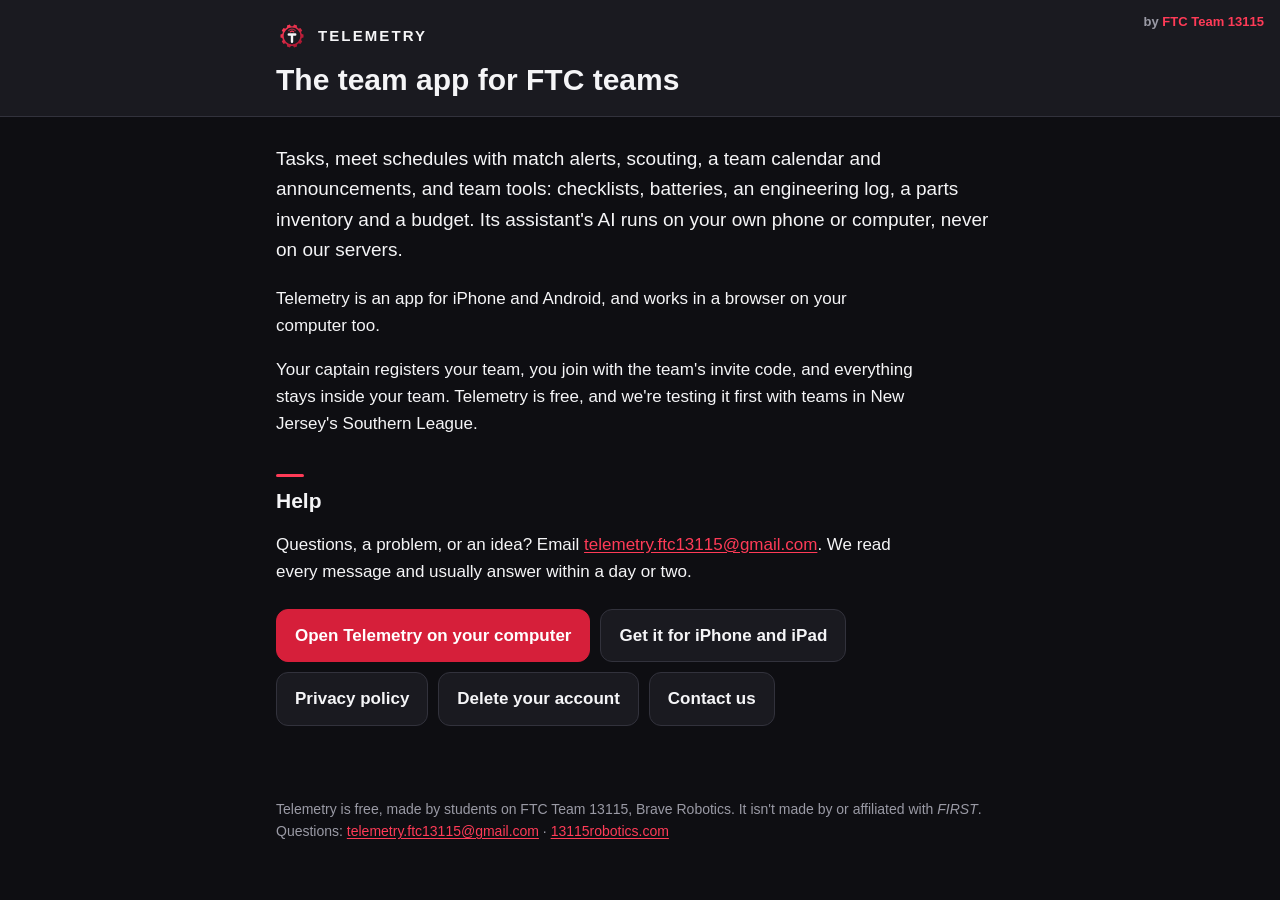
<file: telemetry/support/index.html>
<!doctype html>
<html lang="en">
<head>
<meta charset="utf-8">
<meta name="viewport" content="width=device-width, initial-scale=1">
<title>Telemetry help and contact</title>
<link rel="icon" type="image/png" href="/telemetry/favicon.png">
<link rel="apple-touch-icon" href="/telemetry/icons/Icon-192.png">
<meta name="description" content="Telemetry: tasks, meets and match alerts, scouting and team tools for FIRST Tech Challenge teams. Made by FTC Team 13115.">
<style>
  :root {
    --bg: #0E0E12;        /* the app's background */
    --surface: #1A1A20;   /* cards */
    --text: #F5F5F7;      /* 18.2:1 on --bg */
    --muted: #9A9AA5;     /* 6.9:1 on --bg */
    --red: #FF3B57;       /* team red for text and marks: 5.5:1 on --bg */
    --outline: #32323C;
  }
  * { box-sizing: border-box; }
  html { -webkit-text-size-adjust: 100%; }
  body {
    margin: 0; background: var(--bg); color: var(--text);
    font: 17px/1.6 -apple-system, BlinkMacSystemFont, "Segoe UI", Roboto, "Helvetica Neue", Arial, sans-serif;
  }
  header { position: relative; border-bottom: 1px solid var(--outline); background: var(--surface); }
  .bar { max-width: 760px; margin: 0 auto; padding: 20px 16px 18px; }
  .app { display: flex; align-items: center; gap: 10px; font-weight: 800; letter-spacing: .14em; font-size: 15px; }
  .mark { width: 32px; height: 32px; flex: none; }
  h1 { margin: 10px 0 0; font-size: 30px; line-height: 1.2; }
  .made {
    position: absolute; top: 12px; right: 16px;
    color: var(--muted); font-size: 13px; font-weight: 600; white-space: nowrap;
  }
  .made b { color: var(--red); font-weight: 800; }
  main { max-width: 760px; margin: 0 auto; padding: 8px 16px 48px; }
  h2 { margin: 36px 0 8px; font-size: 21px; line-height: 1.3; }
  h2::before { content: ""; display: block; width: 28px; height: 3px; background: var(--red); border-radius: 2px; margin-bottom: 10px; }
  p, li { max-width: 68ch; }
  ul { padding-left: 1.2em; }
  li { margin: 6px 0; }
  strong { color: #FFFFFF; }
  a { color: var(--red); text-underline-offset: 2px; }
  a:focus-visible { outline: 2px solid var(--red); outline-offset: 2px; border-radius: 2px; }
  .table { overflow-x: auto; margin: 12px 0; border: 1px solid var(--outline); border-radius: 12px; }
  table { border-collapse: collapse; width: 100%; font-size: 15px; }
  th, td { text-align: left; vertical-align: top; padding: 10px 12px; border-bottom: 1px solid var(--outline); }
  th { background: var(--surface); color: var(--muted); font-size: 13px; text-transform: uppercase; letter-spacing: .06em; }
  tr:last-child td { border-bottom: 0; }
  .effective { color: var(--muted); }
  .lede { font-size: 19px; }
  nav.links { display: flex; flex-wrap: wrap; gap: 10px; margin: 24px 0; }
  nav.links a {
    display: inline-block; padding: 12px 18px; border-radius: 12px; text-decoration: none; font-weight: 700;
    background: var(--surface); border: 1px solid var(--outline); color: var(--text);
  }
  nav.links a.primary { background: #D61F3A; border-color: #D61F3A; color: #FFFFFF; } /* white on it: 5.1:1 */
  /* The computer version only opens on computers: phones and tablets don't get the button. */
  @media (pointer: coarse) { nav.links a.computer { display: none; } }
  .back { color: var(--muted); font-size: 15px; }
  footer { max-width: 760px; margin: 0 auto; padding: 0 16px 40px; color: var(--muted); font-size: 14px; }
  /* Phones: each table row is a card, every value labelled, so nothing is cut off. */
  @media (max-width: 640px) {
    .table { border: 0; overflow: visible; }
    table, tbody, tr, td { display: block; width: 100%; }
    thead { position: absolute; width: 1px; height: 1px; overflow: hidden; clip: rect(0 0 0 0); }
    tr { border: 1px solid var(--outline); border-radius: 12px; margin: 10px 0; background: var(--surface); }
    td { border: 0; padding: 4px 14px; }
    td:first-child { padding-top: 12px; font-weight: 700; }
    td:last-child { padding-bottom: 12px; }
    td:not(:first-child)::before {
      content: attr(data-label); display: block; color: var(--muted);
      font-size: 12px; text-transform: uppercase; letter-spacing: .06em; margin-top: 4px;
    }
  }
  @media (max-width: 420px) {
    .made { position: static; display: block; padding: 10px 16px 0; text-align: right; }
    h1 { font-size: 26px; }
  }
  @media (prefers-reduced-motion: reduce) { * { scroll-behavior: auto; } }
</style>
</head>
<body>
<header>
  <span class="made">by <b>FTC Team 13115</b></span>
  <div class="bar">
    <a class="app" href="../" style="color: inherit; text-decoration: none;"><img class="mark" src="/telemetry/logo.svg" alt="" width="32" height="32">TELEMETRY</a>
    <h1>The team app for FTC teams</h1>
  </div>
</header>
<main>

<p class="lede">Tasks, meet schedules with match alerts, scouting, a team calendar and announcements,
and team tools: checklists, batteries, an engineering log, a parts inventory and a budget.
Its assistant's AI runs on your own phone or computer, never on our servers.</p>
<p>Telemetry is an app for iPhone and Android, and works in a browser on your computer too.</p>
<p>Your captain registers your team, you join with the team's invite code, and everything stays
inside your team. Telemetry is free, and we're testing it first with teams in New Jersey's Southern League.</p>
<h2>Help</h2>
<p>Questions, a problem, or an idea? Email <a href="mailto:telemetry.ftc13115@gmail.com">telemetry.ftc13115@gmail.com</a>. We read every message and usually answer within a day or two.</p>
<nav class="links" aria-label="Telemetry pages">
  <a class="primary computer" href="../">Open Telemetry on your computer</a>
  <a href="https://apps.apple.com/us/app/telemetry-by-13115/id6830405761">Get it for iPhone and iPad</a>
  <a href="../privacy/">Privacy policy</a>
  <a href="../delete-account/">Delete your account</a>
  <a href="mailto:telemetry.ftc13115@gmail.com">Contact us</a>
</nav>
</main>
<footer>Telemetry is free, made by students on FTC Team 13115, Brave Robotics. It isn't made by or affiliated with <i>FIRST</i>.
Questions: <a href="mailto:telemetry.ftc13115@gmail.com">telemetry.ftc13115@gmail.com</a> · <a href="https://13115robotics.com/">13115robotics.com</a></footer>
</body>
</html>
</file>
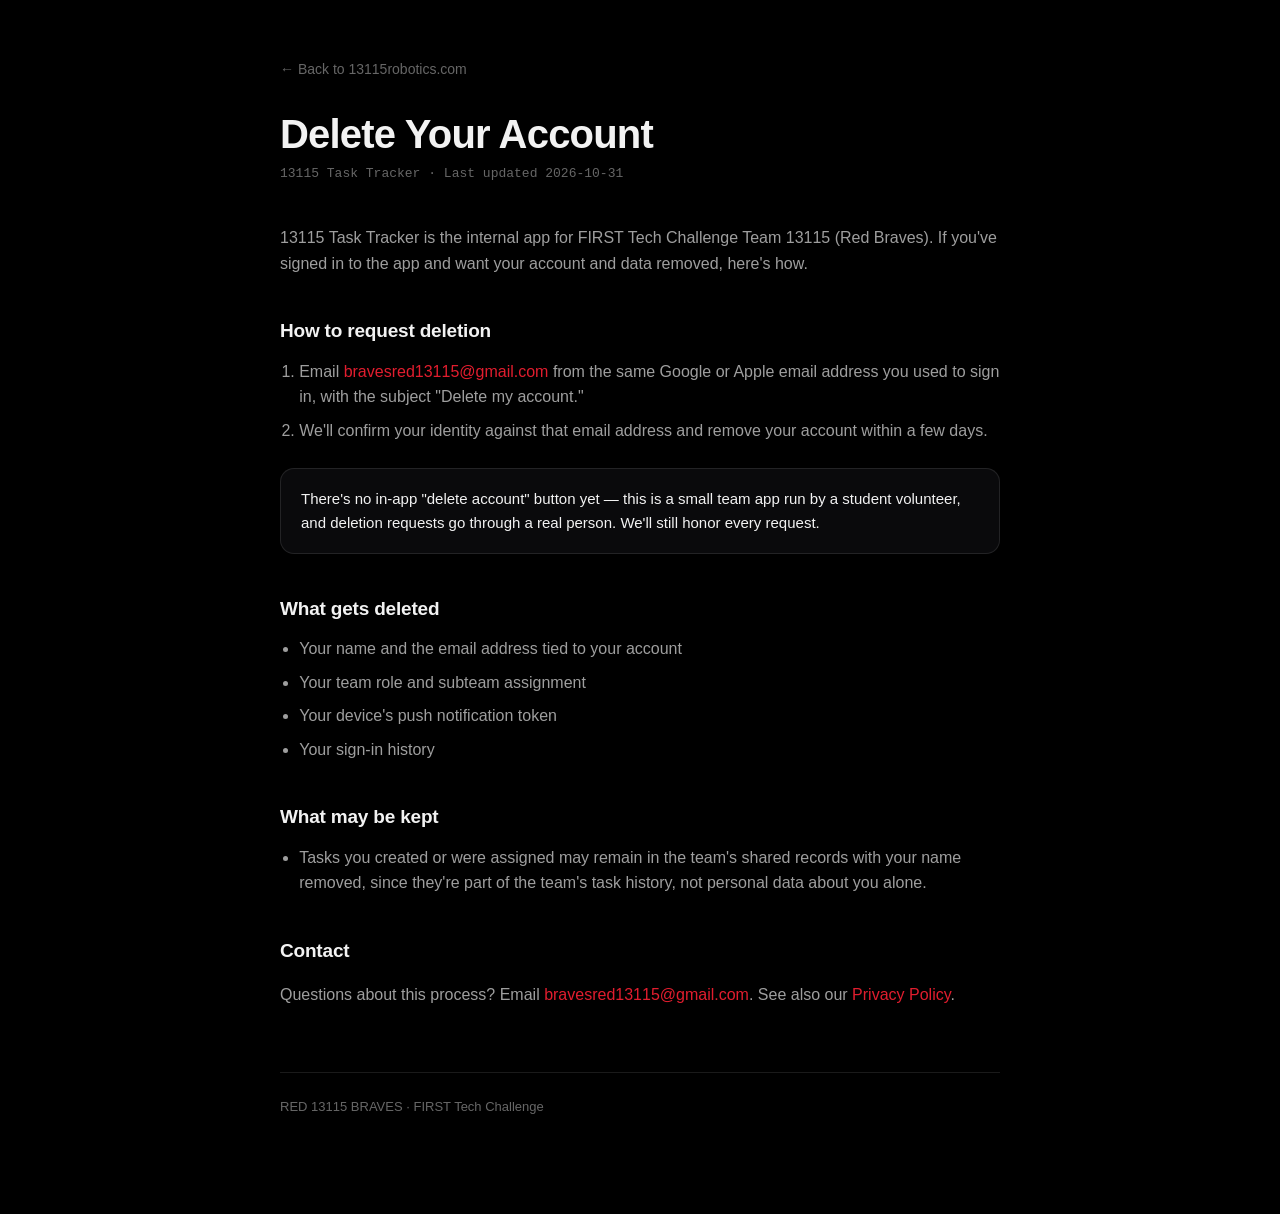
<file: delete-account.html>
<!doctype html>
<html lang="en">
<head>
<meta charset="utf-8">
<meta name="viewport" content="width=device-width, initial-scale=1, viewport-fit=cover">
<meta name="color-scheme" content="dark">
<title>Delete Your Account — 13115 Task Tracker</title>
<meta name="description" content="How to request deletion of your account and data from the 13115 Task Tracker app, used by FTC Team 13115 (Red Braves).">
<style>
:root{
  --red:#e11d2e;
  --bg:#000000;--panel:#0a0a0c;
  --ink:rgba(255,255,255,.95);--muted:rgba(255,255,255,.62);--faint:rgba(255,255,255,.4);
  --line:rgba(255,255,255,.1);
  --sans:-apple-system,BlinkMacSystemFont,"Segoe UI Variable Display","Segoe UI",Inter,Roboto,Arial,sans-serif;
}
*{box-sizing:border-box}
html{background:var(--bg);-webkit-text-size-adjust:100%;overscroll-behavior:none}
body{margin:0;background:var(--bg);color:var(--ink);font-family:var(--sans);-webkit-font-smoothing:antialiased;-moz-osx-font-smoothing:grayscale;line-height:1.6}
::selection{background:var(--red);color:#fff}
a{color:var(--red);text-decoration:none;-webkit-tap-highlight-color:transparent;touch-action:manipulation}
a:hover,a:focus-visible{text-decoration:underline}
.wrap{width:min(720px,calc(100% - 48px));margin:0 auto;padding:56px 0 96px}
.back{display:inline-block;margin-bottom:32px;color:var(--faint);font-size:14px}
.back:hover{color:var(--ink)}
h1{font-size:clamp(28px,5vw,40px);line-height:1.1;letter-spacing:-.02em;margin:0 0 8px;font-weight:700}
.updated{color:var(--faint);font-size:13px;font-family:ui-monospace,SFMono-Regular,monospace;margin:0 0 40px}
h2{font-size:19px;font-weight:700;margin:40px 0 12px;letter-spacing:-.01em}
p,li{color:var(--muted);font-size:16px}
ul,ol{margin:0;padding-left:1.2em}
li{margin-bottom:8px}
.callout{border:1px solid var(--line);background:var(--panel);border-radius:14px;padding:18px 20px;margin:24px 0}
.callout p{margin:0;color:var(--ink);font-size:15px}
strong{color:var(--ink)}
footer{margin-top:64px;padding-top:24px;border-top:1px solid var(--line);color:var(--faint);font-size:13px}
</style>
</head>
<body>
<div class="wrap">
  <a class="back" href="/">&larr; Back to 13115robotics.com</a>
  <h1>Delete Your Account</h1>
  <p class="updated">13115 Task Tracker · Last updated 2026-10-31</p>

  <p>13115 Task Tracker is the internal app for FIRST Tech Challenge Team 13115 (Red Braves). If you've signed in to the app and want your account and data removed, here's how.</p>

  <h2>How to request deletion</h2>
  <ol>
    <li>Email <a href="mailto:bravesred13115@gmail.com?subject=Delete%20my%20account">bravesred13115@gmail.com</a> from the same Google or Apple email address you used to sign in, with the subject "Delete my account."</li>
    <li>We'll confirm your identity against that email address and remove your account within a few days.</li>
  </ol>

  <div class="callout">
    <p>There's no in-app "delete account" button yet — this is a small team app run by a student volunteer, and deletion requests go through a real person. We'll still honor every request.</p>
  </div>

  <h2>What gets deleted</h2>
  <ul>
    <li>Your name and the email address tied to your account</li>
    <li>Your team role and subteam assignment</li>
    <li>Your device's push notification token</li>
    <li>Your sign-in history</li>
  </ul>

  <h2>What may be kept</h2>
  <ul>
    <li>Tasks you created or were assigned may remain in the team's shared records with your name removed, since they're part of the team's task history, not personal data about you alone.</li>
  </ul>

  <h2>Contact</h2>
  <p>Questions about this process? Email <a href="mailto:bravesred13115@gmail.com">bravesred13115@gmail.com</a>. See also our <a href="/privacy.html">Privacy Policy</a>.</p>

  <footer>RED 13115 BRAVES · FIRST Tech Challenge</footer>
</div>
</body>
</html>
</file>
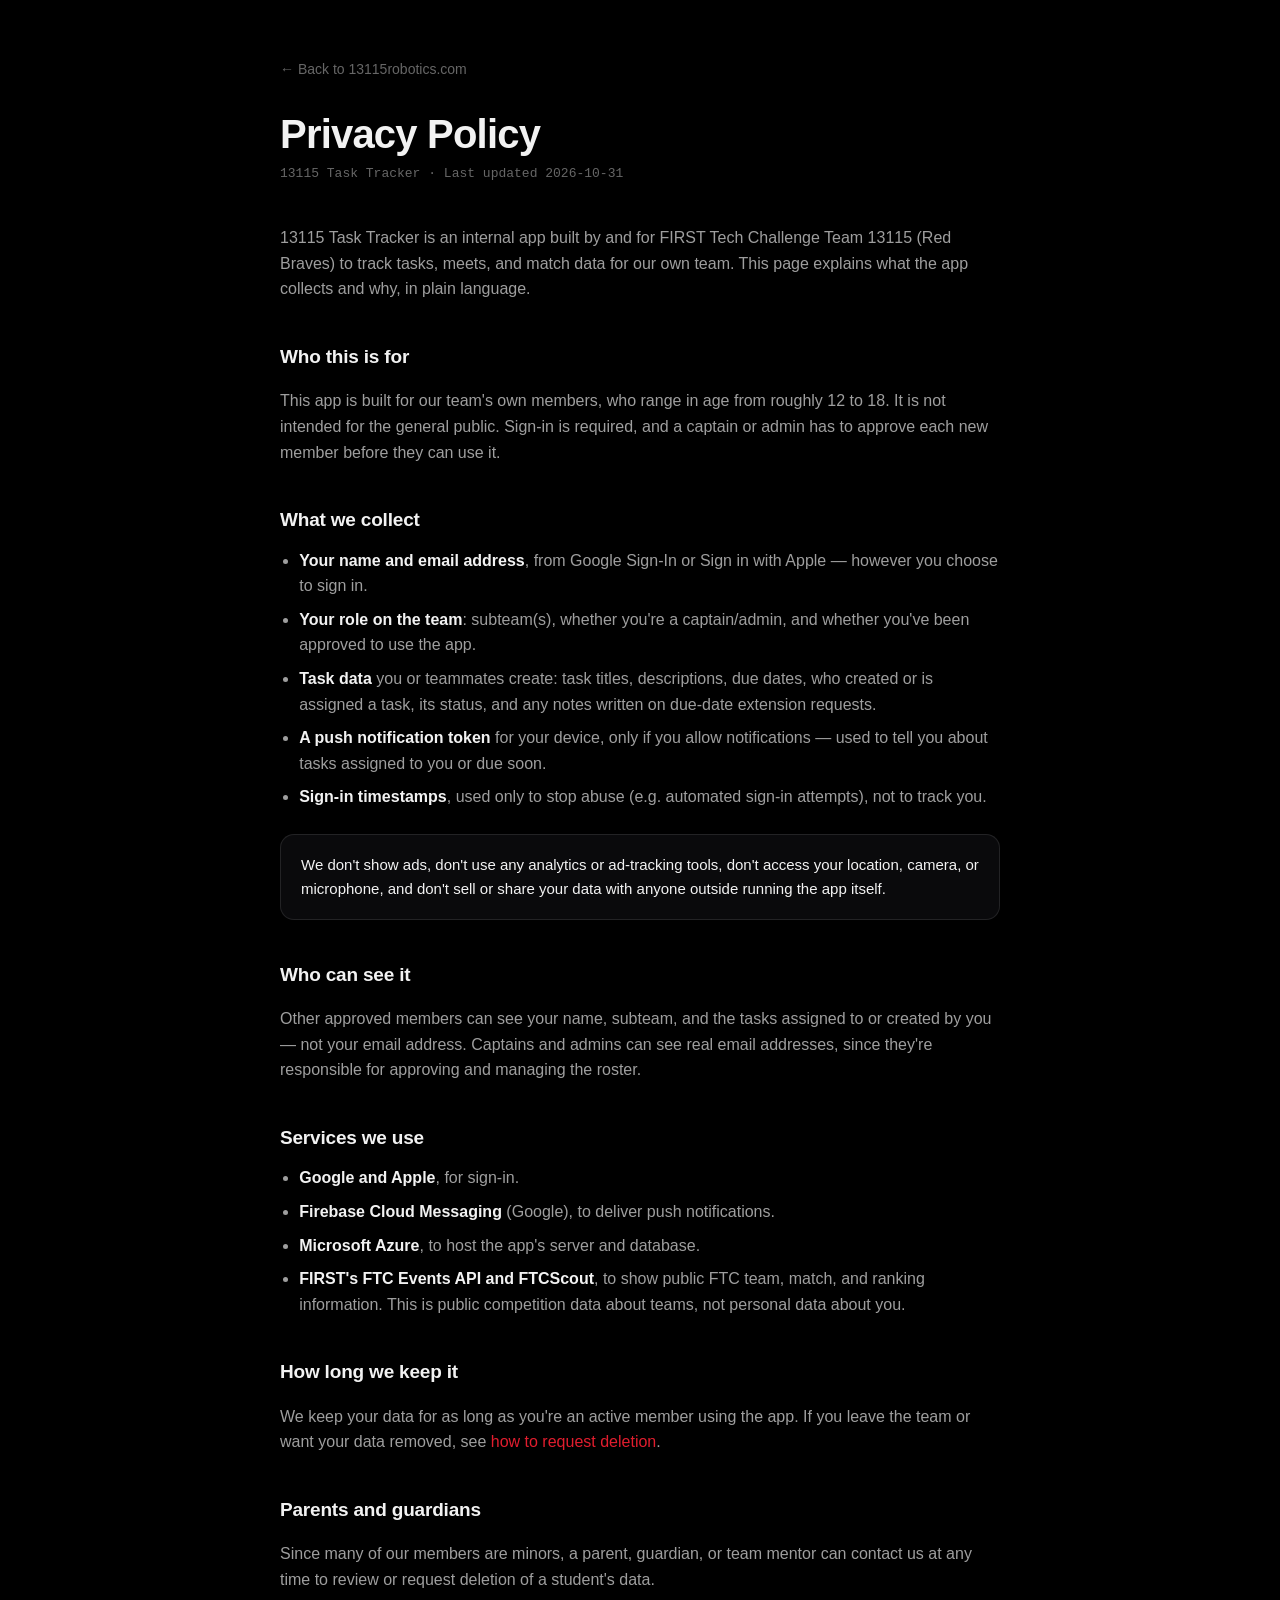
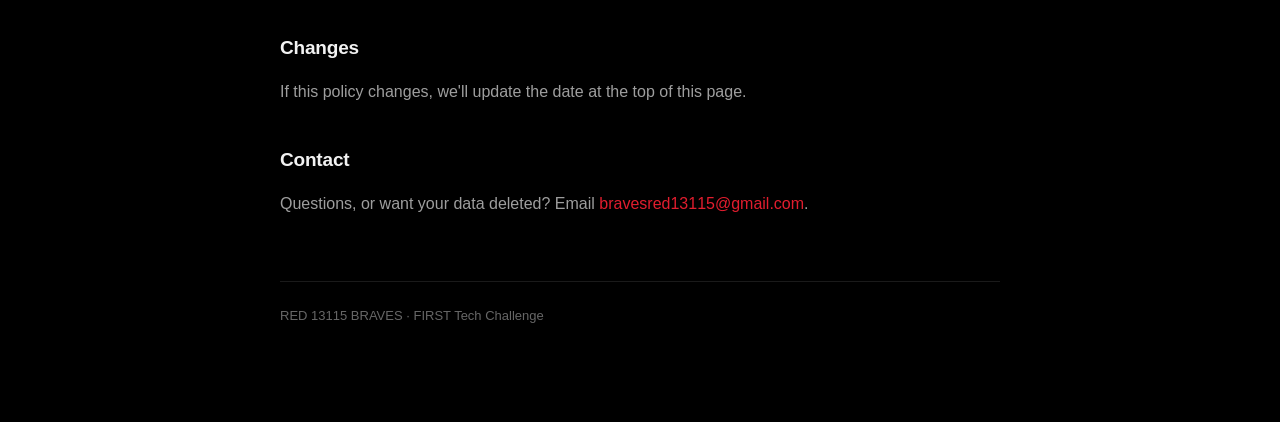
<file: privacy.html>
<!doctype html>
<html lang="en">
<head>
<meta charset="utf-8">
<meta name="viewport" content="width=device-width, initial-scale=1, viewport-fit=cover">
<meta name="color-scheme" content="dark">
<title>Privacy Policy — 13115 Task Tracker</title>
<meta name="description" content="Privacy policy for the 13115 Task Tracker app, used by FTC Team 13115 (Red Braves).">
<style>
:root{
  --red:#e11d2e;
  --bg:#000000;--panel:#0a0a0c;
  --ink:rgba(255,255,255,.95);--muted:rgba(255,255,255,.62);--faint:rgba(255,255,255,.4);
  --line:rgba(255,255,255,.1);
  --sans:-apple-system,BlinkMacSystemFont,"Segoe UI Variable Display","Segoe UI",Inter,Roboto,Arial,sans-serif;
}
*{box-sizing:border-box}
html{background:var(--bg);-webkit-text-size-adjust:100%;overscroll-behavior:none}
body{margin:0;background:var(--bg);color:var(--ink);font-family:var(--sans);-webkit-font-smoothing:antialiased;-moz-osx-font-smoothing:grayscale;line-height:1.6}
::selection{background:var(--red);color:#fff}
a{color:var(--red);text-decoration:none;-webkit-tap-highlight-color:transparent;touch-action:manipulation}
a:hover,a:focus-visible{text-decoration:underline}
.wrap{width:min(720px,calc(100% - 48px));margin:0 auto;padding:56px 0 96px}
.back{display:inline-block;margin-bottom:32px;color:var(--faint);font-size:14px}
.back:hover{color:var(--ink)}
h1{font-size:clamp(28px,5vw,40px);line-height:1.1;letter-spacing:-.02em;margin:0 0 8px;font-weight:700}
.updated{color:var(--faint);font-size:13px;font-family:ui-monospace,SFMono-Regular,monospace;margin:0 0 40px}
h2{font-size:19px;font-weight:700;margin:40px 0 12px;letter-spacing:-.01em}
p,li{color:var(--muted);font-size:16px}
ul{margin:0;padding-left:1.2em}
li{margin-bottom:8px}
.callout{border:1px solid var(--line);background:var(--panel);border-radius:14px;padding:18px 20px;margin:24px 0}
.callout p{margin:0;color:var(--ink);font-size:15px}
strong{color:var(--ink)}
footer{margin-top:64px;padding-top:24px;border-top:1px solid var(--line);color:var(--faint);font-size:13px}
</style>
</head>
<body>
<div class="wrap">
  <a class="back" href="/">&larr; Back to 13115robotics.com</a>
  <h1>Privacy Policy</h1>
  <p class="updated">13115 Task Tracker · Last updated 2026-10-31</p>

  <p>13115 Task Tracker is an internal app built by and for FIRST Tech Challenge Team 13115 (Red Braves) to track tasks, meets, and match data for our own team. This page explains what the app collects and why, in plain language.</p>

  <h2>Who this is for</h2>
  <p>This app is built for our team's own members, who range in age from roughly 12 to 18. It is not intended for the general public. Sign-in is required, and a captain or admin has to approve each new member before they can use it.</p>

  <h2>What we collect</h2>
  <ul>
    <li><strong>Your name and email address</strong>, from Google Sign-In or Sign in with Apple — however you choose to sign in.</li>
    <li><strong>Your role on the team</strong>: subteam(s), whether you're a captain/admin, and whether you've been approved to use the app.</li>
    <li><strong>Task data</strong> you or teammates create: task titles, descriptions, due dates, who created or is assigned a task, its status, and any notes written on due-date extension requests.</li>
    <li><strong>A push notification token</strong> for your device, only if you allow notifications — used to tell you about tasks assigned to you or due soon.</li>
    <li><strong>Sign-in timestamps</strong>, used only to stop abuse (e.g. automated sign-in attempts), not to track you.</li>
  </ul>

  <div class="callout">
    <p>We don't show ads, don't use any analytics or ad-tracking tools, don't access your location, camera, or microphone, and don't sell or share your data with anyone outside running the app itself.</p>
  </div>

  <h2>Who can see it</h2>
  <p>Other approved members can see your name, subteam, and the tasks assigned to or created by you — not your email address. Captains and admins can see real email addresses, since they're responsible for approving and managing the roster.</p>

  <h2>Services we use</h2>
  <ul>
    <li><strong>Google and Apple</strong>, for sign-in.</li>
    <li><strong>Firebase Cloud Messaging</strong> (Google), to deliver push notifications.</li>
    <li><strong>Microsoft Azure</strong>, to host the app's server and database.</li>
    <li><strong>FIRST's FTC Events API and FTCScout</strong>, to show public FTC team, match, and ranking information. This is public competition data about teams, not personal data about you.</li>
  </ul>

  <h2>How long we keep it</h2>
  <p>We keep your data for as long as you're an active member using the app. If you leave the team or want your data removed, see <a href="/delete-account.html">how to request deletion</a>.</p>

  <h2>Parents and guardians</h2>
  <p>Since many of our members are minors, a parent, guardian, or team mentor can contact us at any time to review or request deletion of a student's data.</p>

  <h2>Changes</h2>
  <p>If this policy changes, we'll update the date at the top of this page.</p>

  <h2>Contact</h2>
  <p>Questions, or want your data deleted? Email <a href="mailto:bravesred13115@gmail.com">bravesred13115@gmail.com</a>.</p>

  <footer>RED 13115 BRAVES · FIRST Tech Challenge</footer>
</div>
</body>
</html>
</file>
